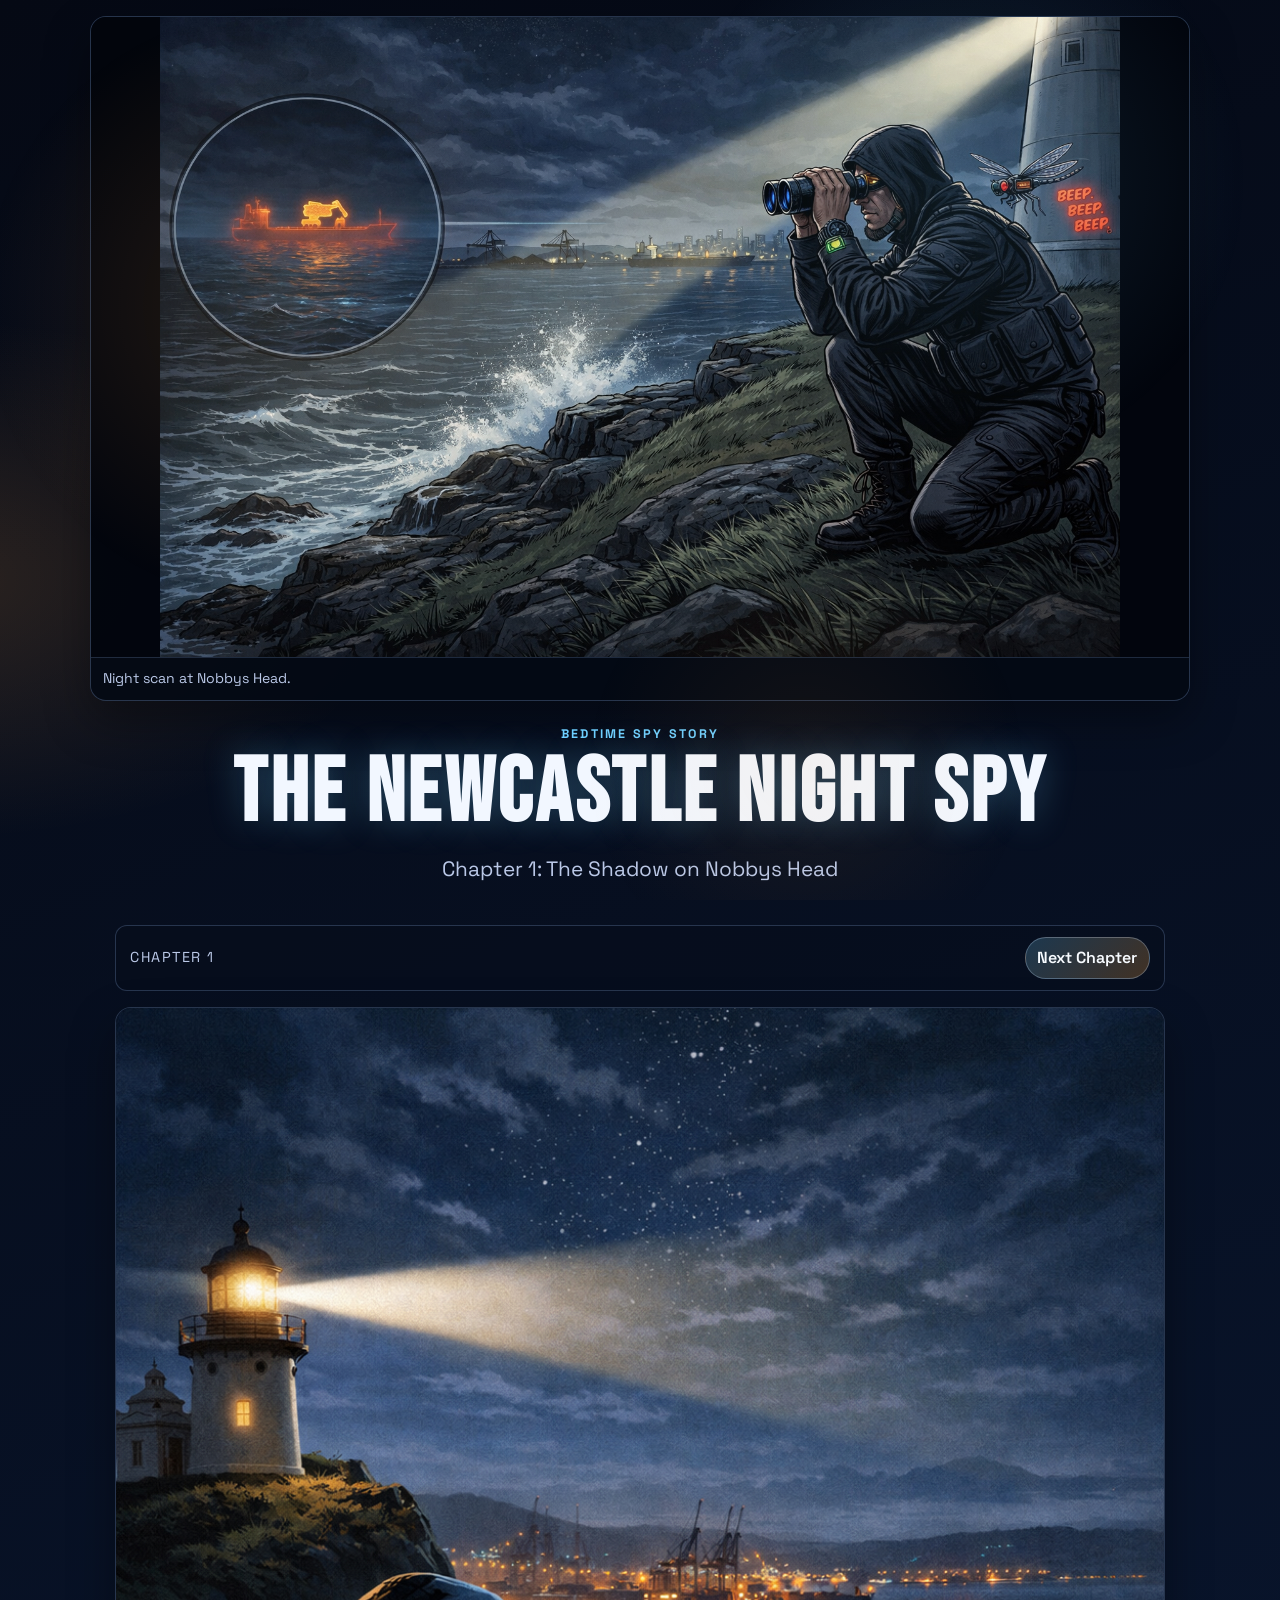
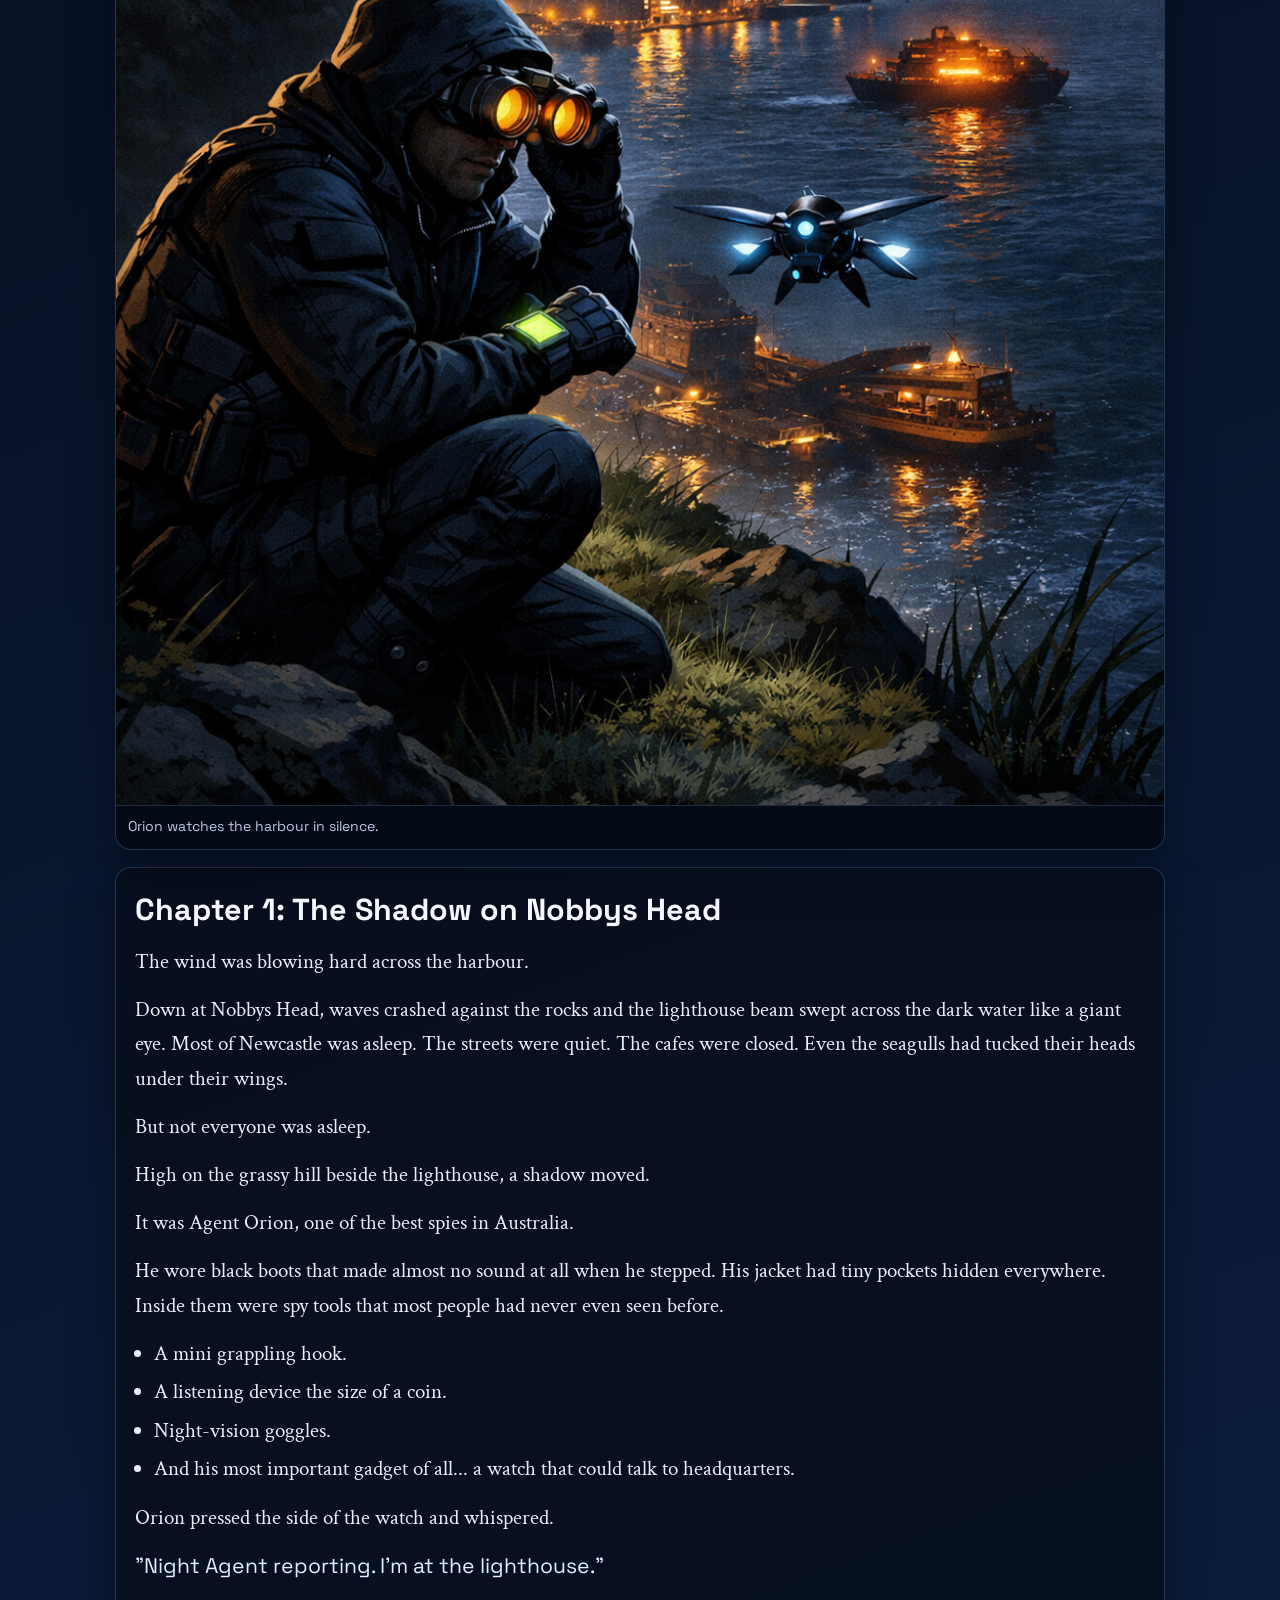
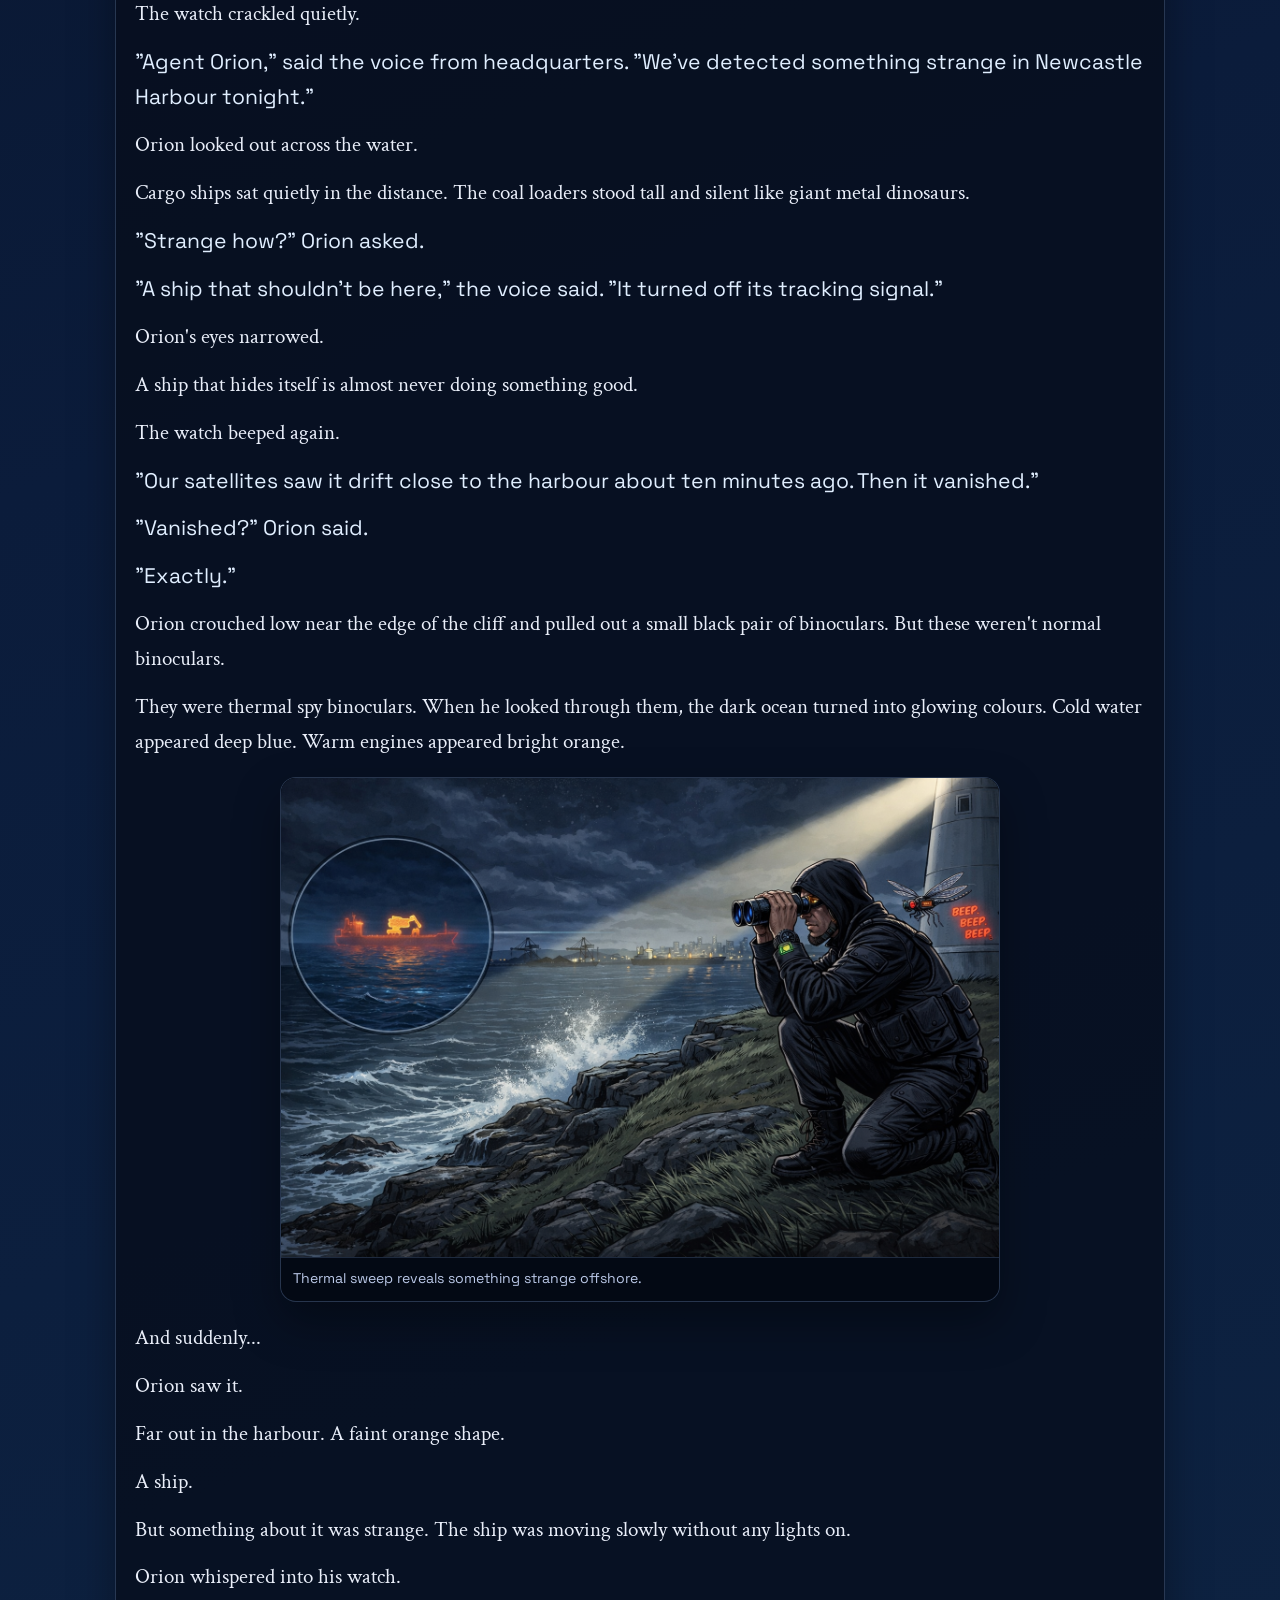
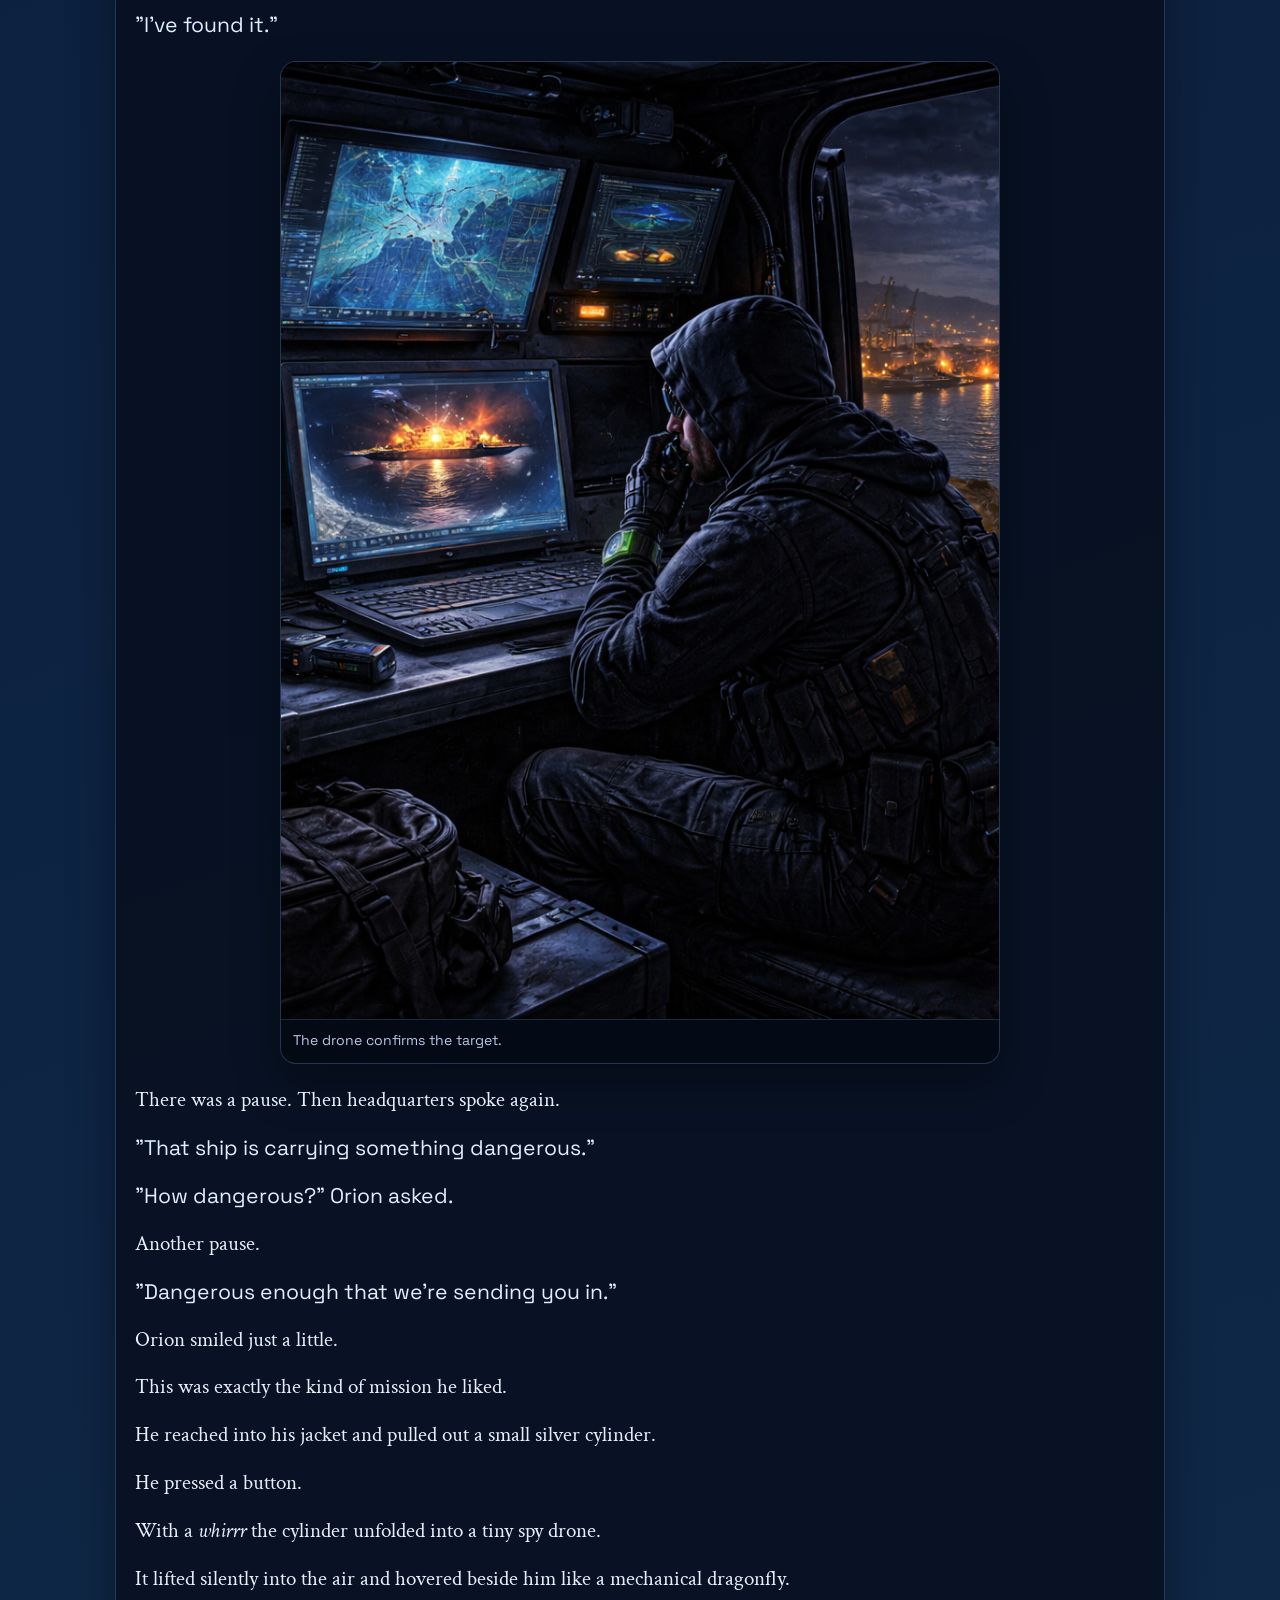
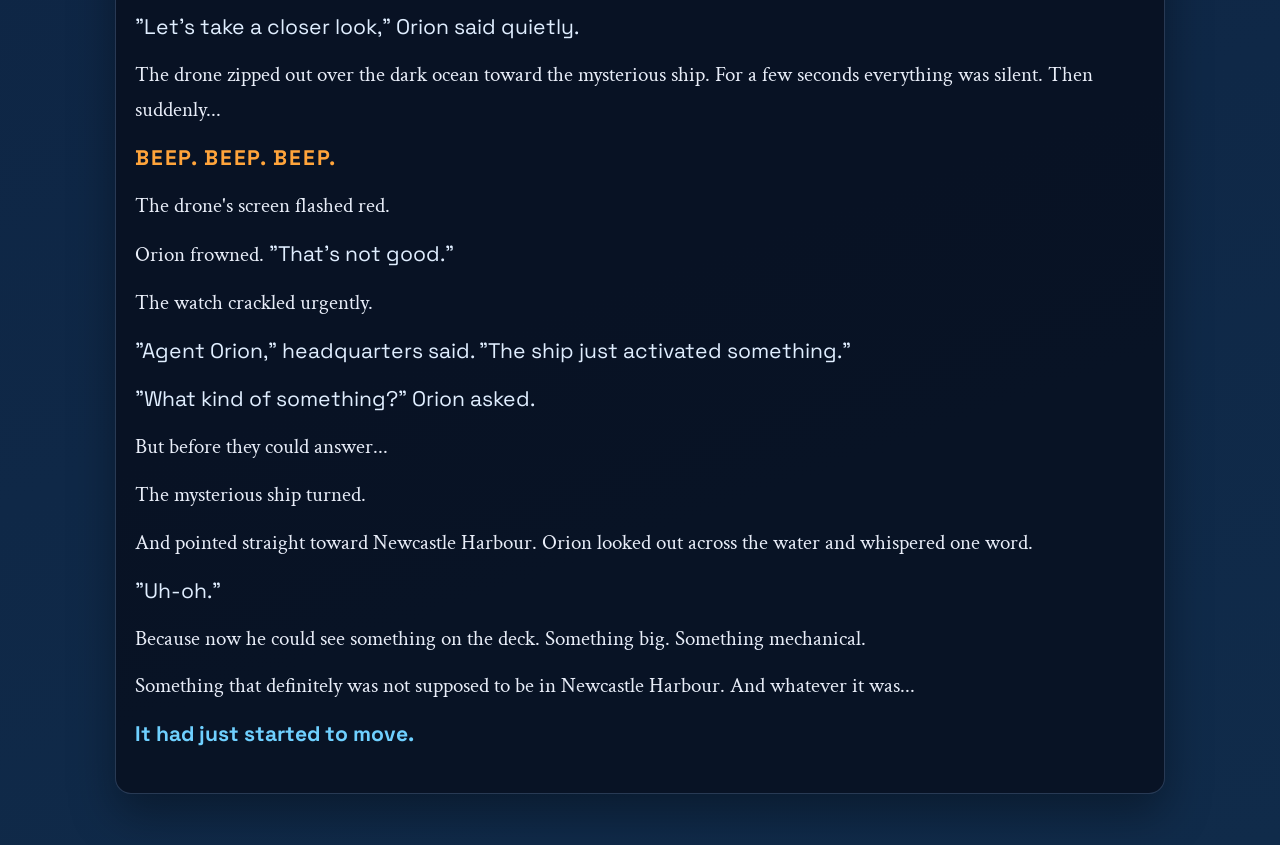
<file: index.html>
<!doctype html>
<html lang="en">
<head>
  <meta charset="UTF-8" />
  <meta name="viewport" content="width=device-width, initial-scale=1.0" />
  <title>The Newcastle Night Spy | Chapter 1</title>
  <meta name="description" content="Chapter 1 of The Newcastle Night Spy: The Shadow on Nobbys Head." />
  <link rel="preconnect" href="https://fonts.googleapis.com" />
  <link rel="preconnect" href="https://fonts.gstatic.com" crossorigin />
  <link href="https://fonts.googleapis.com/css2?family=Bebas+Neue&family=Crimson+Text:wght@400;600&family=Space+Grotesk:wght@400;600;700&display=swap" rel="stylesheet" />
  <link rel="stylesheet" href="styles.css" />
</head>
<body>
  <div class="ambient-glow" aria-hidden="true"></div>

  <section class="hero-image-shell" aria-label="Chapter 1 hero artwork">
    <figure class="story-image-frame hero-image-frame story-image-natural">
      <img src="images/chapter-1-hero.jpg" alt="Agent Orion scans Newcastle Harbour from the shoreline while a spy drone alerts him to a hidden ship." loading="eager" />
      <figcaption class="image-caption">Night scan at Nobbys Head.</figcaption>
    </figure>
  </section>

  <header class="hero">
    <p class="series-tag">Bedtime Spy Story</p>
    <h1>The Newcastle Night Spy</h1>
    <p class="subtitle">Chapter 1: The Shadow on Nobbys Head</p>
  </header>

  <main class="story-shell">
    <nav class="chapter-nav" aria-label="Chapter navigation">
      <span class="chapter-nav-label">Chapter 1</span>
      <a class="chapter-link" href="chapter-2.html">Next Chapter</a>
    </nav>

    <section class="chapter-images chapter-images-top" aria-label="Chapter 1 artwork">
      <figure class="story-image-frame">
        <img src="images/chapter-1-image-1.jpg" alt="Agent Orion watches Newcastle Harbour at night from a rooftop." loading="eager" />
        <figcaption class="image-caption">Orion watches the harbour in silence.</figcaption>
      </figure>
    </section>

    <article class="chapter-text">
      <h2>Chapter 1: The Shadow on Nobbys Head</h2>

      <p>The wind was blowing hard across the harbour.</p>

      <p>Down at Nobbys Head, waves crashed against the rocks and the lighthouse beam swept across the dark water like a giant eye. Most of Newcastle was asleep. The streets were quiet. The cafes were closed. Even the seagulls had tucked their heads under their wings.</p>

      <p>But not everyone was asleep.</p>

      <p>High on the grassy hill beside the lighthouse, a shadow moved.</p>

      <p>It was Agent Orion, one of the best spies in Australia.</p>

      <p>He wore black boots that made almost no sound at all when he stepped. His jacket had tiny pockets hidden everywhere. Inside them were spy tools that most people had never even seen before.</p>

      <ul>
        <li>A mini grappling hook.</li>
        <li>A listening device the size of a coin.</li>
        <li>Night-vision goggles.</li>
        <li>And his most important gadget of all... a watch that could talk to headquarters.</li>
      </ul>

      <p>Orion pressed the side of the watch and whispered.</p>

      <p class="dialogue">"Night Agent reporting. I'm at the lighthouse."</p>

      <p>The watch crackled quietly.</p>

      <p class="dialogue">"Agent Orion," said the voice from headquarters. "We've detected something strange in Newcastle Harbour tonight."</p>

      <p>Orion looked out across the water.</p>

      <p>Cargo ships sat quietly in the distance. The coal loaders stood tall and silent like giant metal dinosaurs.</p>

      <p class="dialogue">"Strange how?" Orion asked.</p>

      <p class="dialogue">"A ship that shouldn't be here," the voice said. "It turned off its tracking signal."</p>

      <p>Orion's eyes narrowed.</p>

      <p>A ship that hides itself is almost never doing something good.</p>

      <p>The watch beeped again.</p>

      <p class="dialogue">"Our satellites saw it drift close to the harbour about ten minutes ago. Then it vanished."</p>

      <p class="dialogue">"Vanished?" Orion said.</p>

      <p class="dialogue">"Exactly."</p>

      <p>Orion crouched low near the edge of the cliff and pulled out a small black pair of binoculars. But these weren't normal binoculars.</p>

      <p>They were thermal spy binoculars. When he looked through them, the dark ocean turned into glowing colours. Cold water appeared deep blue. Warm engines appeared bright orange.</p>

      <figure class="story-image-frame inline-story-image story-image-natural">
        <img src="images/chapter-1-hero.jpg" alt="Thermal watch over dark water as Agent Orion tracks a hidden ship." loading="lazy" />
        <figcaption class="image-caption">Thermal sweep reveals something strange offshore.</figcaption>
      </figure>

      <p>And suddenly...</p>

      <p>Orion saw it.</p>

      <p>Far out in the harbour. A faint orange shape.</p>

      <p>A ship.</p>

      <p>But something about it was strange. The ship was moving slowly without any lights on.</p>

      <p>Orion whispered into his watch.</p>

      <p class="dialogue">"I've found it."</p>

      <figure class="story-image-frame inline-story-image">
        <img src="images/chapter-1-image-2.jpg" alt="Agent Orion at Nobbys lighthouse with spy drone above Newcastle Harbour." loading="lazy" />
        <figcaption class="image-caption">The drone confirms the target.</figcaption>
      </figure>

      <p>There was a pause. Then headquarters spoke again.</p>

      <p class="dialogue">"That ship is carrying something dangerous."</p>

      <p class="dialogue">"How dangerous?" Orion asked.</p>

      <p>Another pause.</p>

      <p class="dialogue">"Dangerous enough that we're sending you in."</p>

      <p>Orion smiled just a little.</p>

      <p>This was exactly the kind of mission he liked.</p>

      <p>He reached into his jacket and pulled out a small silver cylinder.</p>

      <p>He pressed a button.</p>

      <p>With a <em>whirrr</em> the cylinder unfolded into a tiny spy drone.</p>

      <p>It lifted silently into the air and hovered beside him like a mechanical dragonfly.</p>

      <p class="dialogue">"Let's take a closer look," Orion said quietly.</p>

      <p>The drone zipped out over the dark ocean toward the mysterious ship. For a few seconds everything was silent. Then suddenly...</p>

      <p class="alarm">BEEP. BEEP. BEEP.</p>

      <p>The drone's screen flashed red.</p>

      <p>Orion frowned. <span class="dialogue-inline">"That's not good."</span></p>

      <p>The watch crackled urgently.</p>

      <p class="dialogue">"Agent Orion," headquarters said. "The ship just activated something."</p>

      <p class="dialogue">"What kind of something?" Orion asked.</p>

      <p>But before they could answer...</p>

      <p>The mysterious ship turned.</p>

      <p>And pointed straight toward Newcastle Harbour. Orion looked out across the water and whispered one word.</p>

      <p class="dialogue-inline">"Uh-oh."</p>

      <p>Because now he could see something on the deck. Something big. Something mechanical.</p>

      <p>Something that definitely was not supposed to be in Newcastle Harbour. And whatever it was...</p>

      <p class="cliffhanger">It had just started to move.</p>
    </article>
  </main>
</body>
</html>
</file>
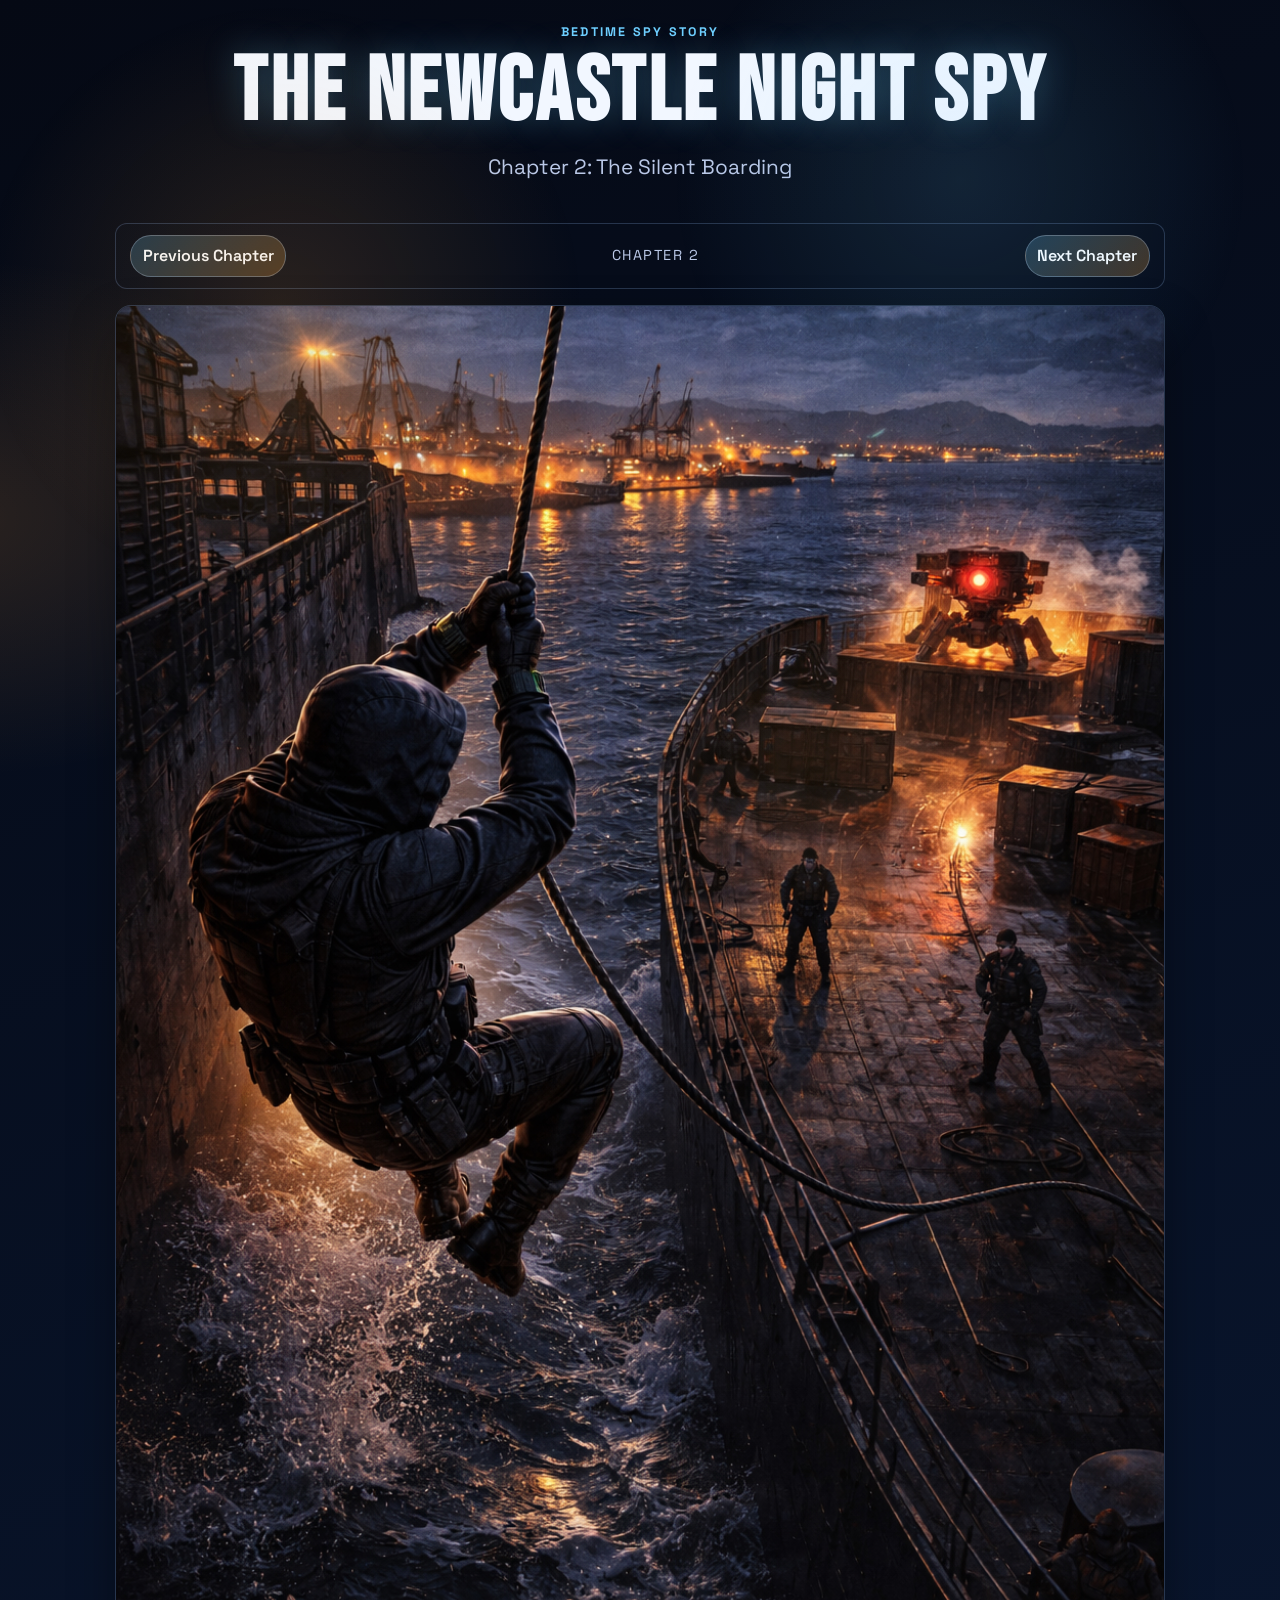
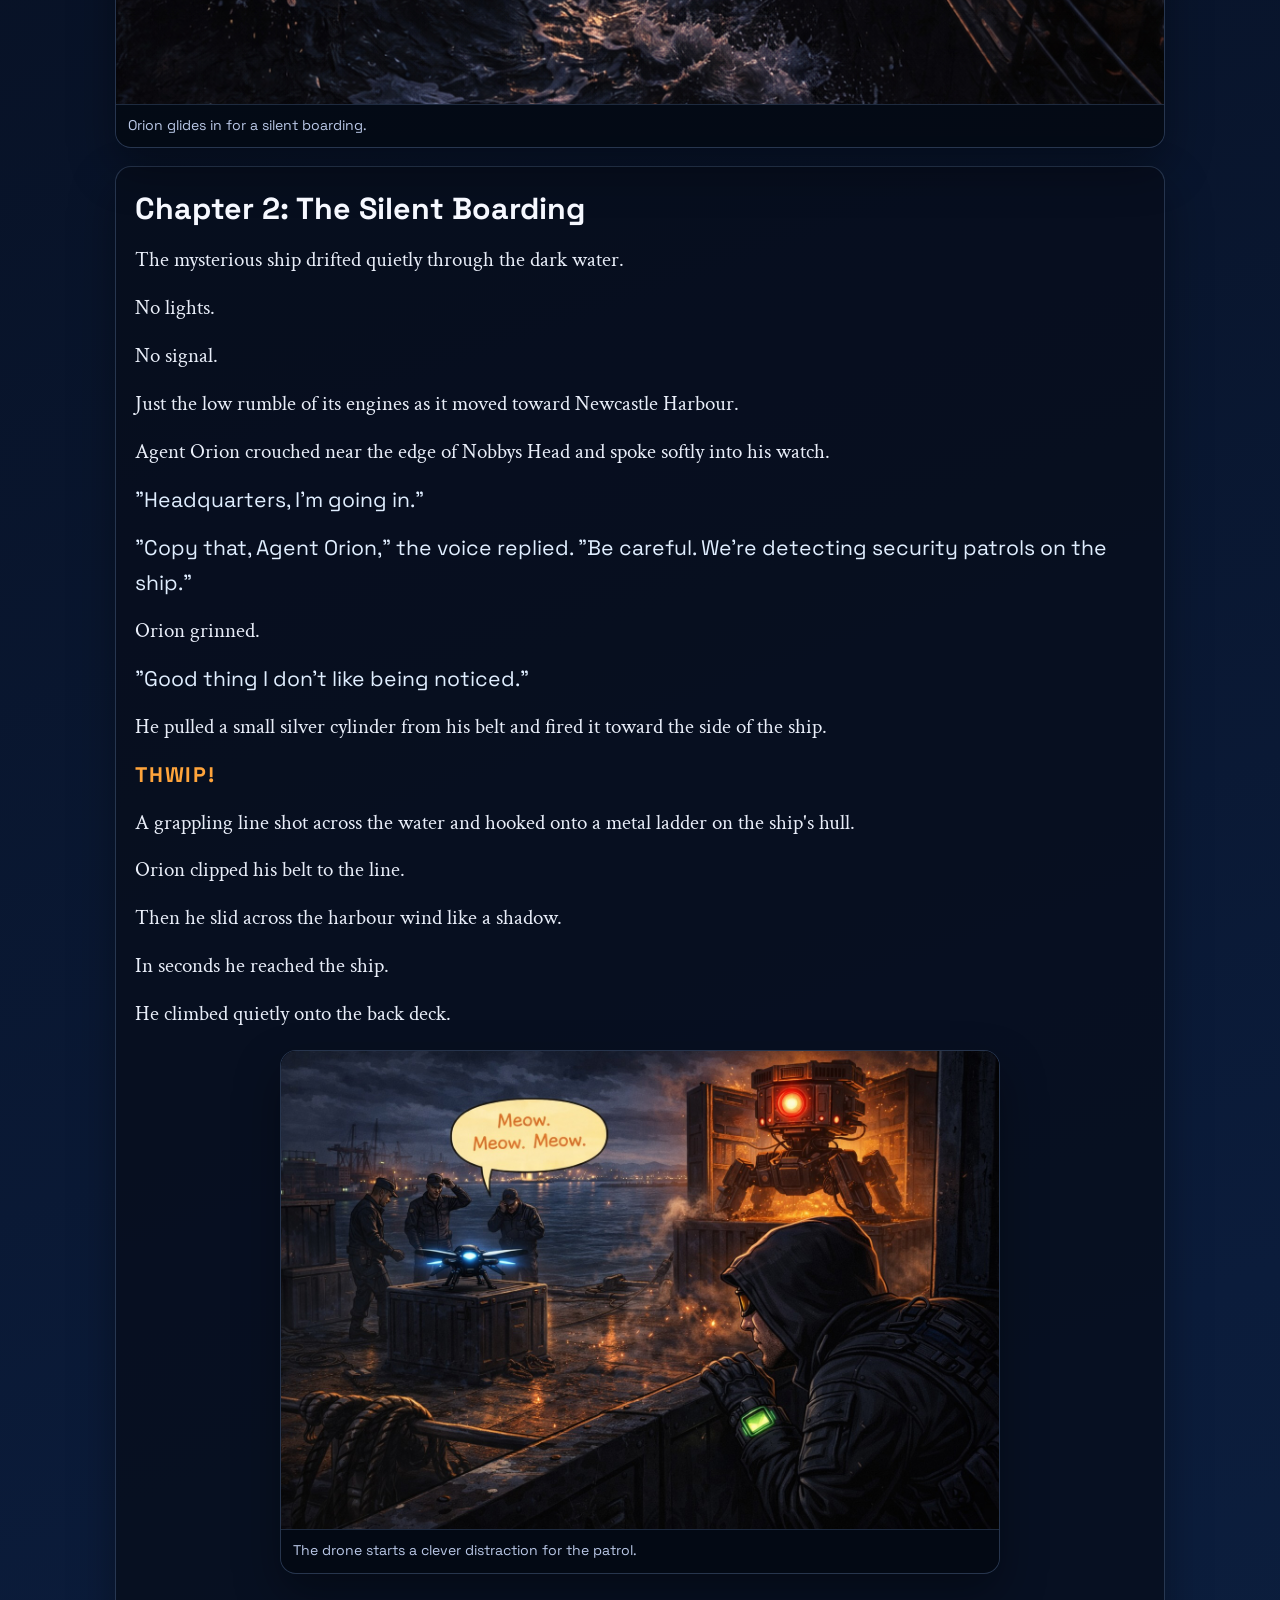
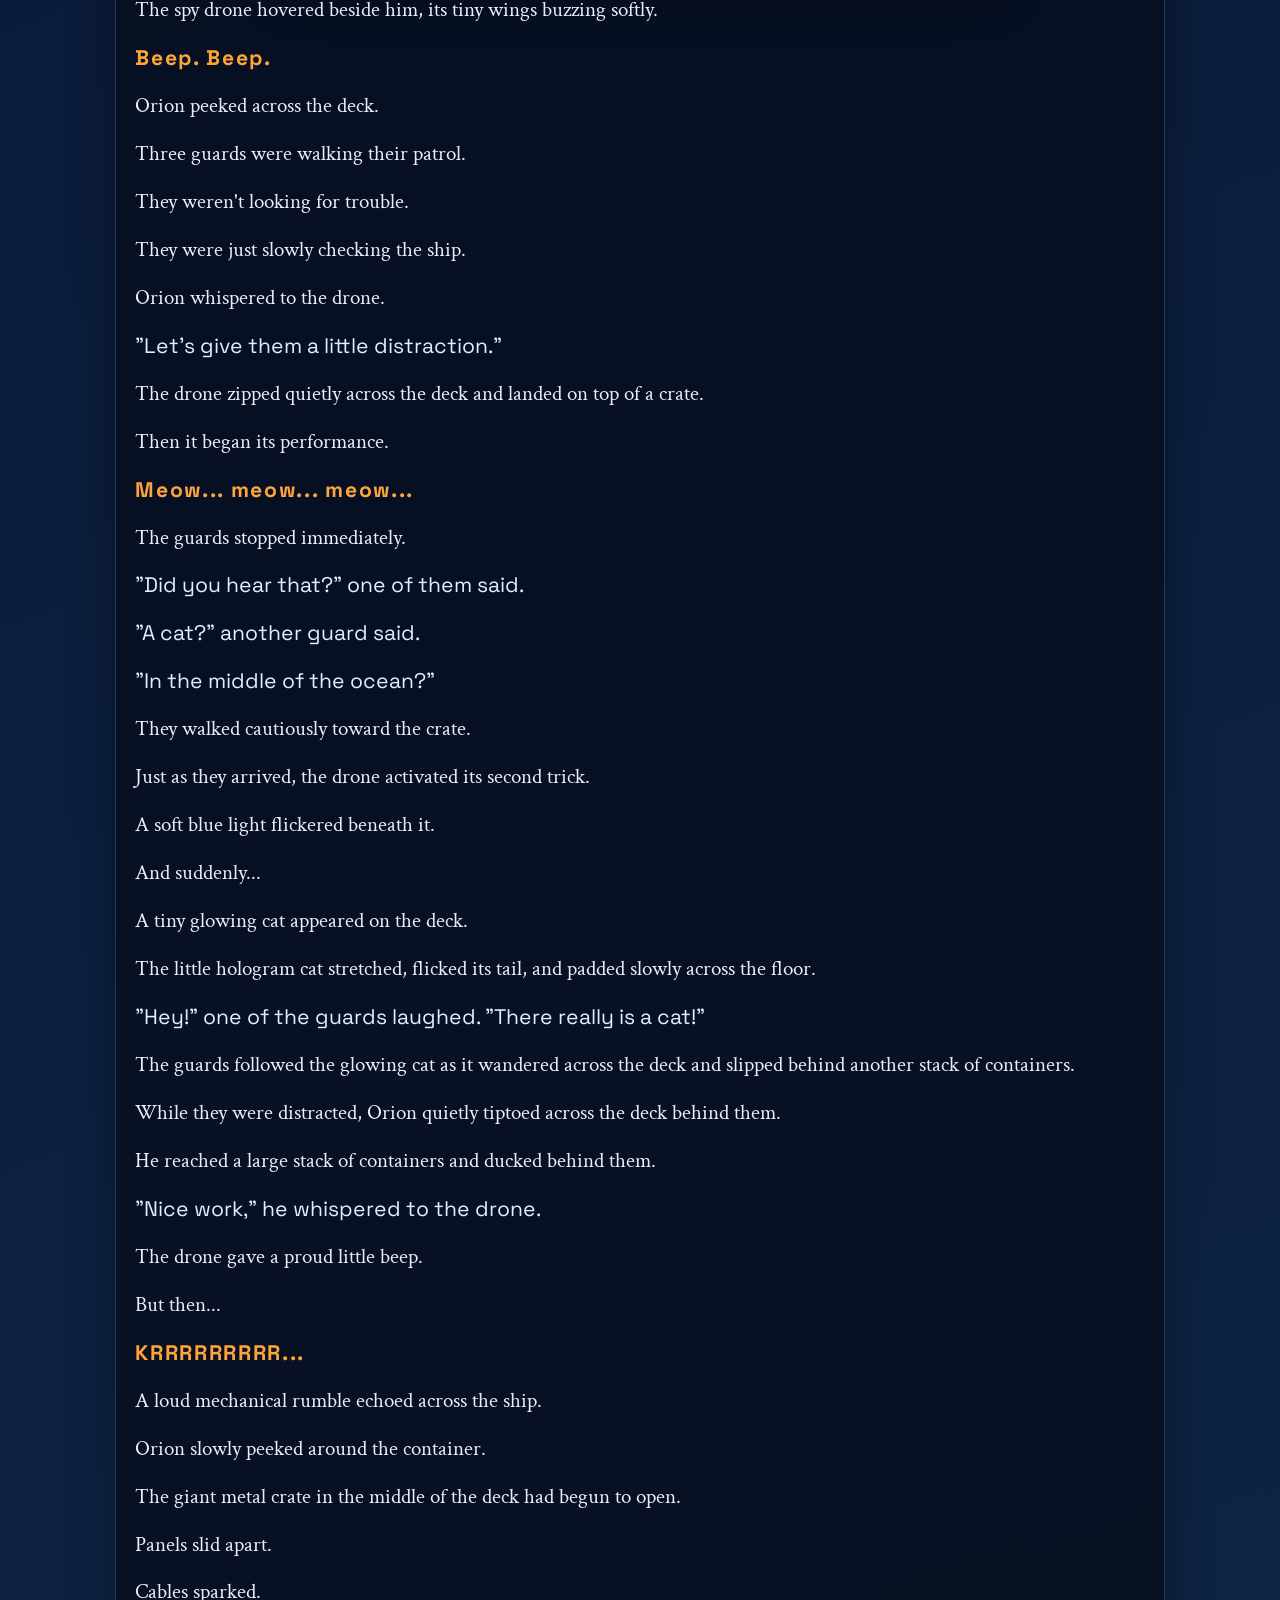
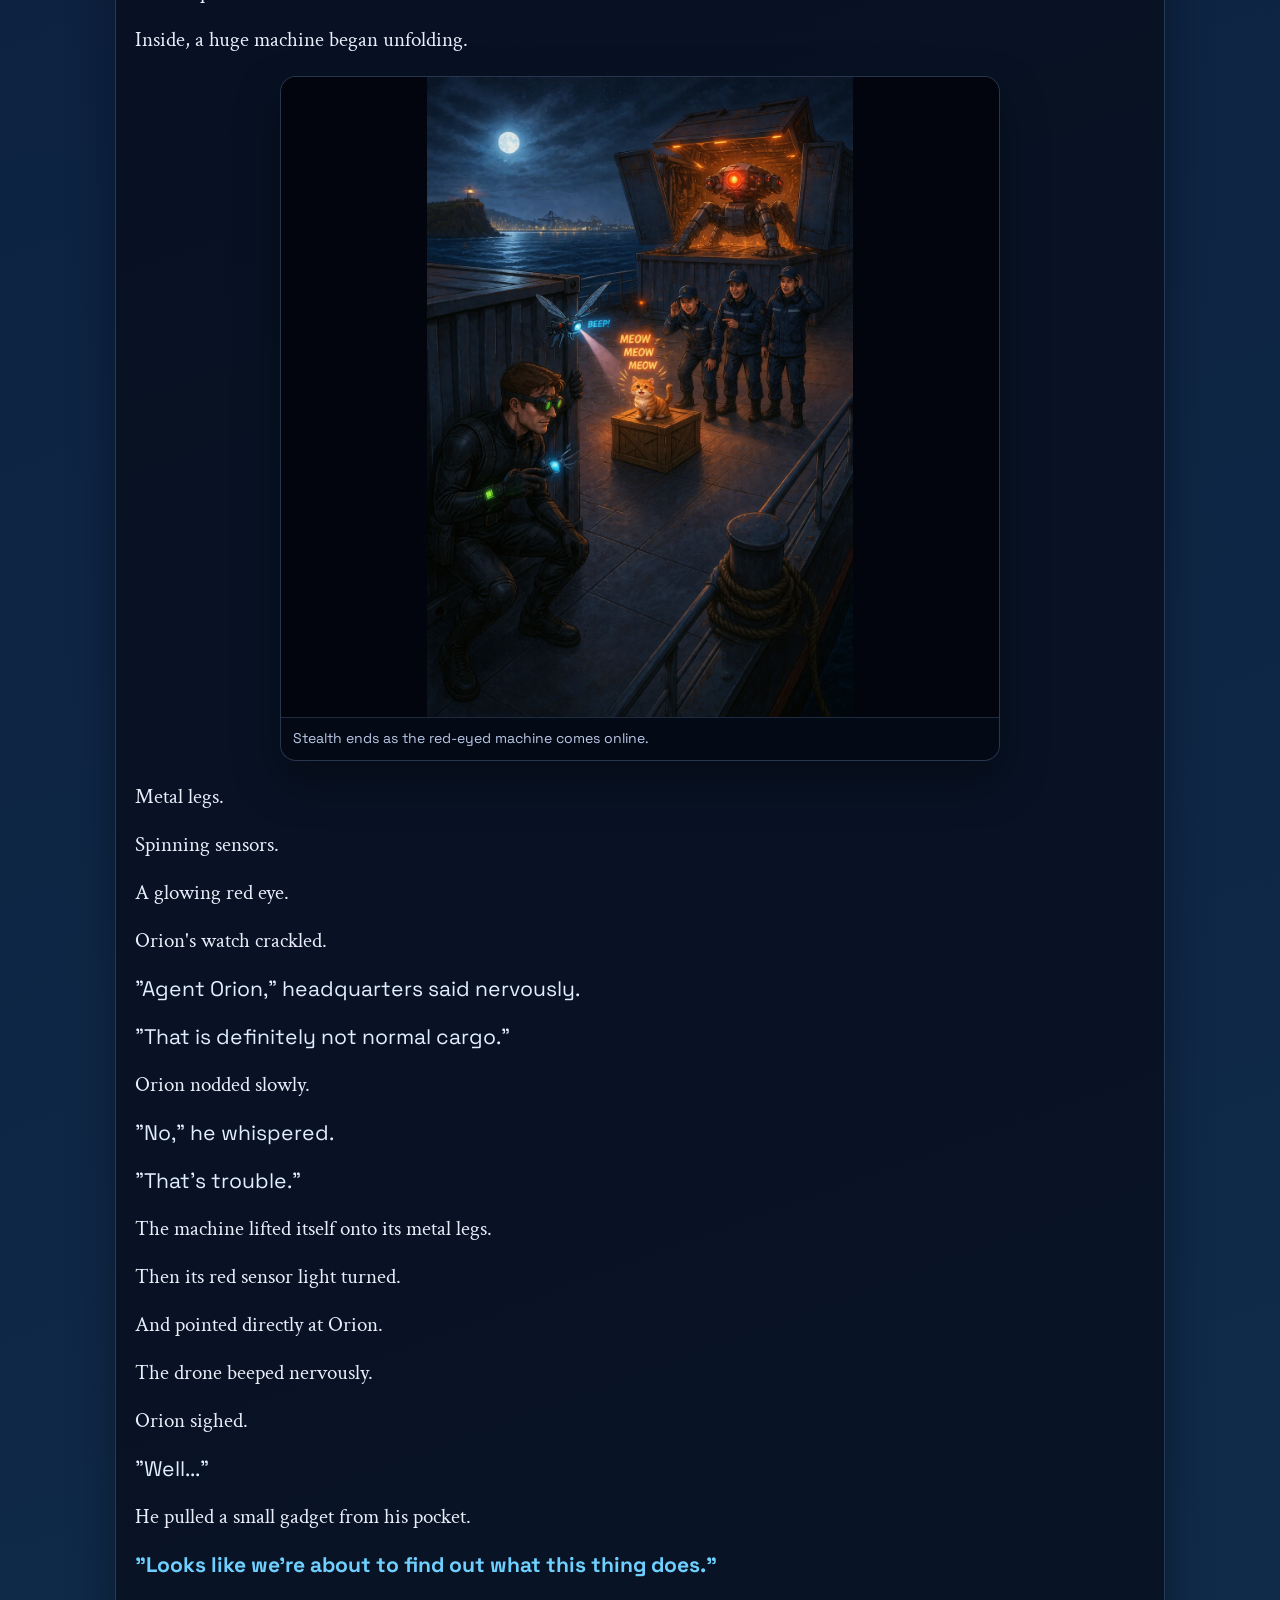
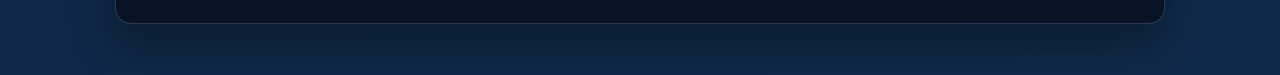
<file: chapter-2.html>
<!doctype html>
<html lang="en">
<head>
  <meta charset="UTF-8" />
  <meta name="viewport" content="width=device-width, initial-scale=1.0" />
  <title>The Newcastle Night Spy | Chapter 2</title>
  <meta name="description" content="Chapter 2 of The Newcastle Night Spy: The Silent Boarding." />
  <link rel="preconnect" href="https://fonts.googleapis.com" />
  <link rel="preconnect" href="https://fonts.gstatic.com" crossorigin />
  <link href="https://fonts.googleapis.com/css2?family=Bebas+Neue&family=Crimson+Text:wght@400;600&family=Space+Grotesk:wght@400;600;700&display=swap" rel="stylesheet" />
  <link rel="stylesheet" href="styles.css" />
</head>
<body>
  <div class="ambient-glow" aria-hidden="true"></div>

  <header class="hero">
    <p class="series-tag">Bedtime Spy Story</p>
    <h1>The Newcastle Night Spy</h1>
    <p class="subtitle">Chapter 2: The Silent Boarding</p>
  </header>

  <main class="story-shell">
    <nav class="chapter-nav" aria-label="Chapter navigation">
      <a class="chapter-link" href="index.html">Previous Chapter</a>
      <span class="chapter-nav-label">Chapter 2</span>
      <a class="chapter-link" href="chapter-3.html">Next Chapter</a>
    </nav>

    <section class="chapter-images chapter-images-top" aria-label="Chapter 2 artwork">
      <figure class="story-image-frame">
        <img src="images/chapter-2-image-1.jpg" alt="Agent Orion descends by grappling line onto the shadowed ship in Newcastle Harbour." loading="eager" />
        <figcaption class="image-caption">Orion glides in for a silent boarding.</figcaption>
      </figure>
    </section>

    <article class="chapter-text">
      <h2>Chapter 2: The Silent Boarding</h2>

      <p>The mysterious ship drifted quietly through the dark water.</p>

      <p>No lights.</p>

      <p>No signal.</p>

      <p>Just the low rumble of its engines as it moved toward Newcastle Harbour.</p>

      <p>Agent Orion crouched near the edge of Nobbys Head and spoke softly into his watch.</p>

      <p class="dialogue">"Headquarters, I'm going in."</p>

      <p class="dialogue">"Copy that, Agent Orion," the voice replied. "Be careful. We're detecting security patrols on the ship."</p>

      <p>Orion grinned.</p>

      <p class="dialogue">"Good thing I don't like being noticed."</p>

      <p>He pulled a small silver cylinder from his belt and fired it toward the side of the ship.</p>

      <p class="alarm">THWIP!</p>

      <p>A grappling line shot across the water and hooked onto a metal ladder on the ship's hull.</p>

      <p>Orion clipped his belt to the line.</p>

      <p>Then he slid across the harbour wind like a shadow.</p>

      <p>In seconds he reached the ship.</p>

      <p>He climbed quietly onto the back deck.</p>

      <figure class="story-image-frame inline-story-image story-image-natural">
        <img src="images/chapter-2-image-2.jpg" alt="Agent Orion swings toward the dark ship while harbour lights shimmer behind him." loading="lazy" />
        <figcaption class="image-caption">The drone starts a clever distraction for the patrol.</figcaption>
      </figure>

      <p>The spy drone hovered beside him, its tiny wings buzzing softly.</p>

      <p class="alarm">Beep. Beep.</p>

      <p>Orion peeked across the deck.</p>

      <p>Three guards were walking their patrol.</p>

      <p>They weren't looking for trouble.</p>

      <p>They were just slowly checking the ship.</p>

      <p>Orion whispered to the drone.</p>

      <p class="dialogue">"Let's give them a little distraction."</p>

      <p>The drone zipped quietly across the deck and landed on top of a crate.</p>

      <p>Then it began its performance.</p>

      <p class="alarm">Meow... meow... meow...</p>

      <p>The guards stopped immediately.</p>

      <p class="dialogue">"Did you hear that?" one of them said.</p>

      <p class="dialogue">"A cat?" another guard said.</p>

      <p class="dialogue">"In the middle of the ocean?"</p>

      <p>They walked cautiously toward the crate.</p>

      <p>Just as they arrived, the drone activated its second trick.</p>

      <p>A soft blue light flickered beneath it.</p>

      <p>And suddenly...</p>

      <p>A tiny glowing cat appeared on the deck.</p>

      <p>The little hologram cat stretched, flicked its tail, and padded slowly across the floor.</p>

      <p class="dialogue">"Hey!" one of the guards laughed. "There really is a cat!"</p>

      <p>The guards followed the glowing cat as it wandered across the deck and slipped behind another stack of containers.</p>

      <p>While they were distracted, Orion quietly tiptoed across the deck behind them.</p>

      <p>He reached a large stack of containers and ducked behind them.</p>

      <p class="dialogue">"Nice work," he whispered to the drone.</p>

      <p>The drone gave a proud little beep.</p>

      <p>But then...</p>

      <p class="alarm">KRRRRRRRRR...</p>

      <p>A loud mechanical rumble echoed across the ship.</p>

      <p>Orion slowly peeked around the container.</p>

      <p>The giant metal crate in the middle of the deck had begun to open.</p>

      <p>Panels slid apart.</p>

      <p>Cables sparked.</p>

      <p>Inside, a huge machine began unfolding.</p>

      <figure class="story-image-frame inline-story-image story-image-natural">
        <img src="images/chapter-2-image-3.jpg" alt="A red-eyed machine unfolds on deck as Agent Orion watches from cover." loading="lazy" />
        <figcaption class="image-caption">Stealth ends as the red-eyed machine comes online.</figcaption>
      </figure>

      <p>Metal legs.</p>

      <p>Spinning sensors.</p>

      <p>A glowing red eye.</p>

      <p>Orion's watch crackled.</p>

      <p class="dialogue">"Agent Orion," headquarters said nervously.</p>
      <p class="dialogue">"That is definitely not normal cargo."</p>

      <p>Orion nodded slowly.</p>

      <p class="dialogue">"No," he whispered.</p>

      <p class="dialogue-inline">"That's trouble."</p>

      <p>The machine lifted itself onto its metal legs.</p>

      <p>Then its red sensor light turned.</p>

      <p>And pointed directly at Orion.</p>

      <p>The drone beeped nervously.</p>

      <p>Orion sighed.</p>

      <p class="dialogue-inline">"Well..."</p>

      <p>He pulled a small gadget from his pocket.</p>

      <p class="cliffhanger">"Looks like we're about to find out what this thing does."</p>
    </article>
  </main>
</body>
</html>
</file>
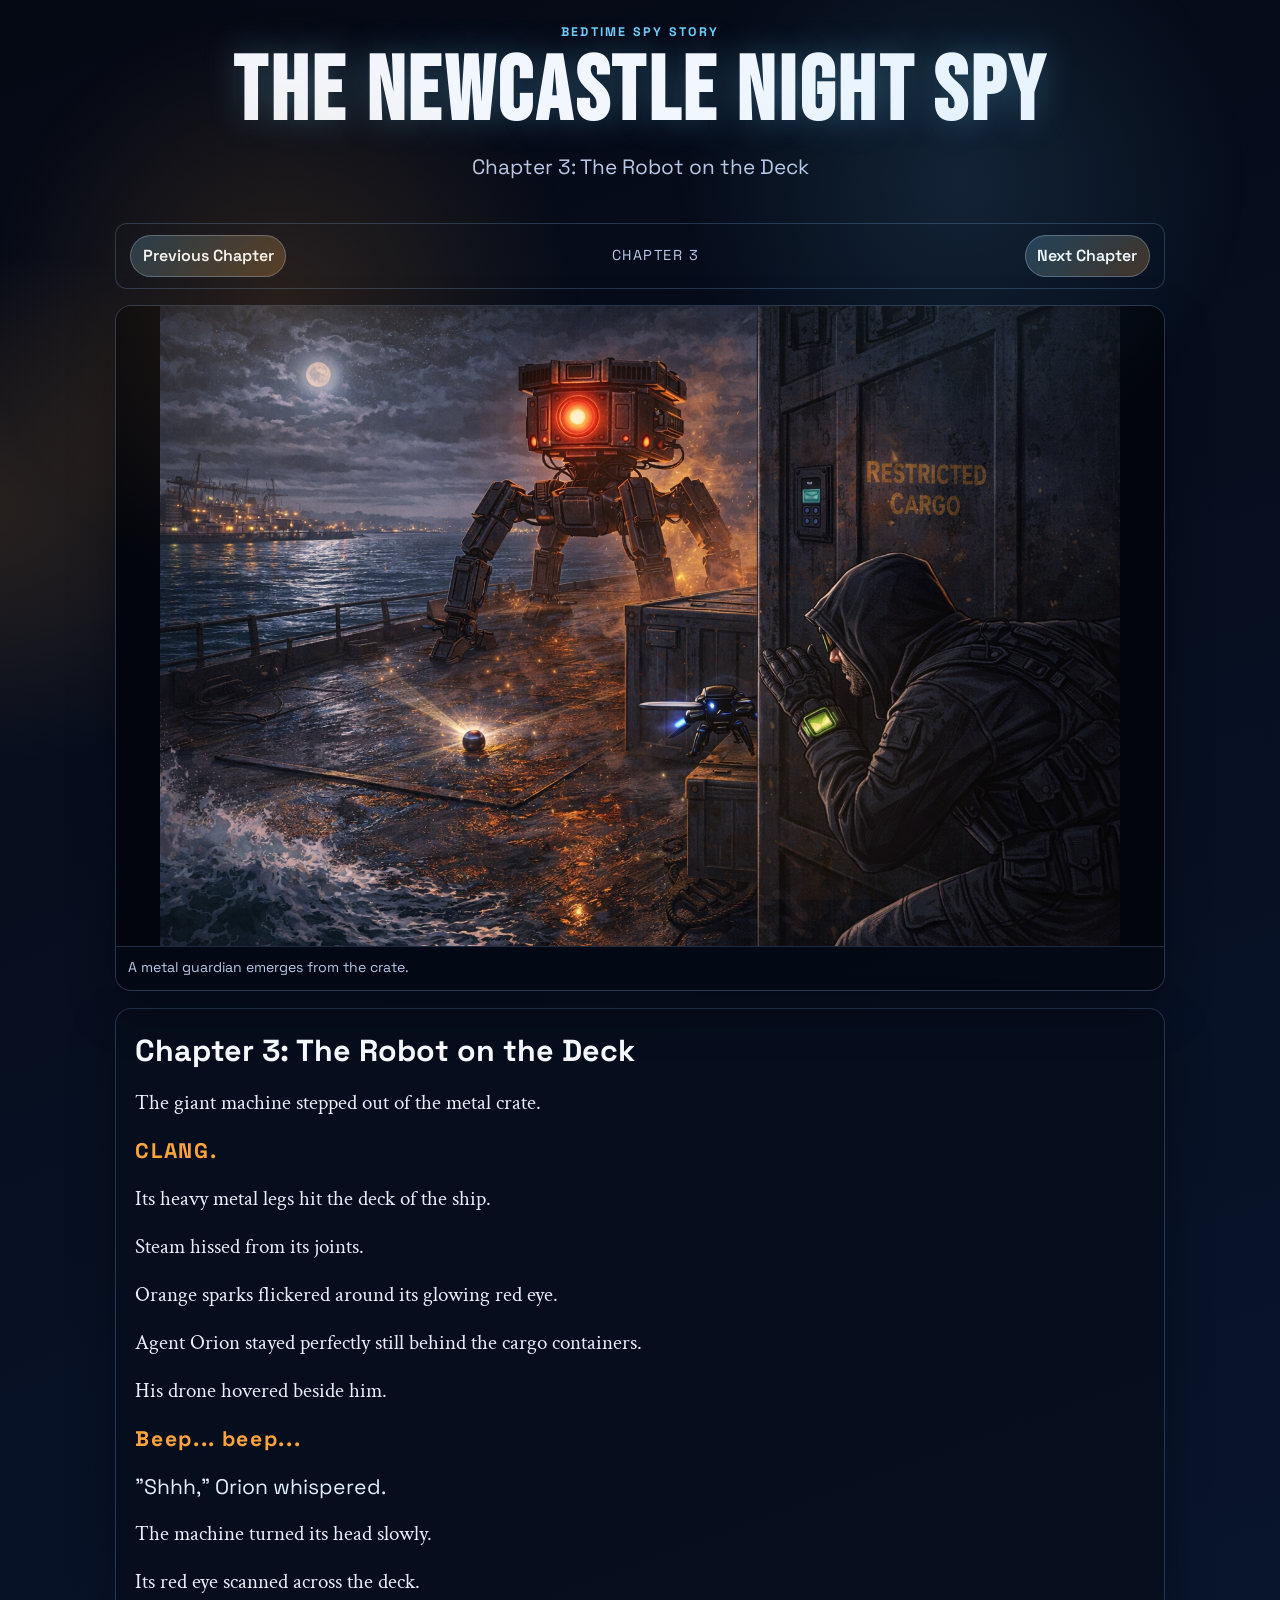
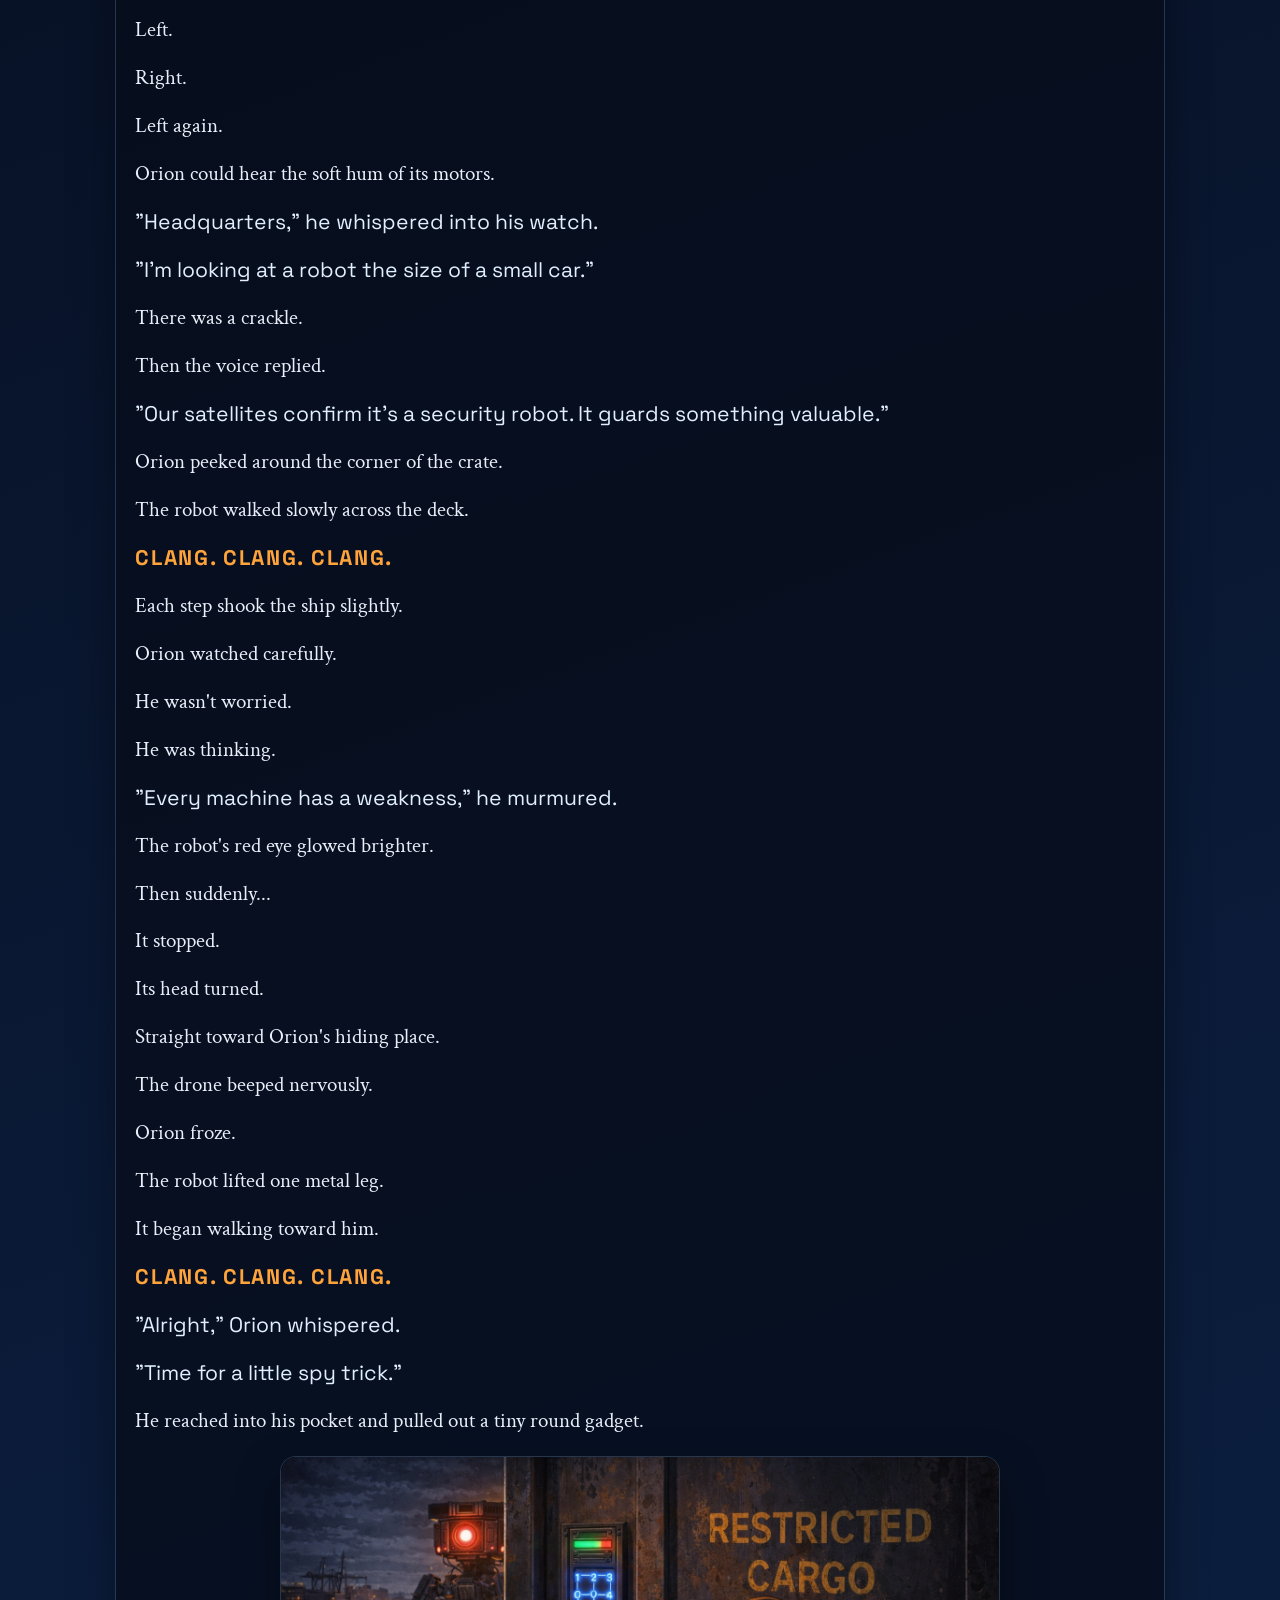
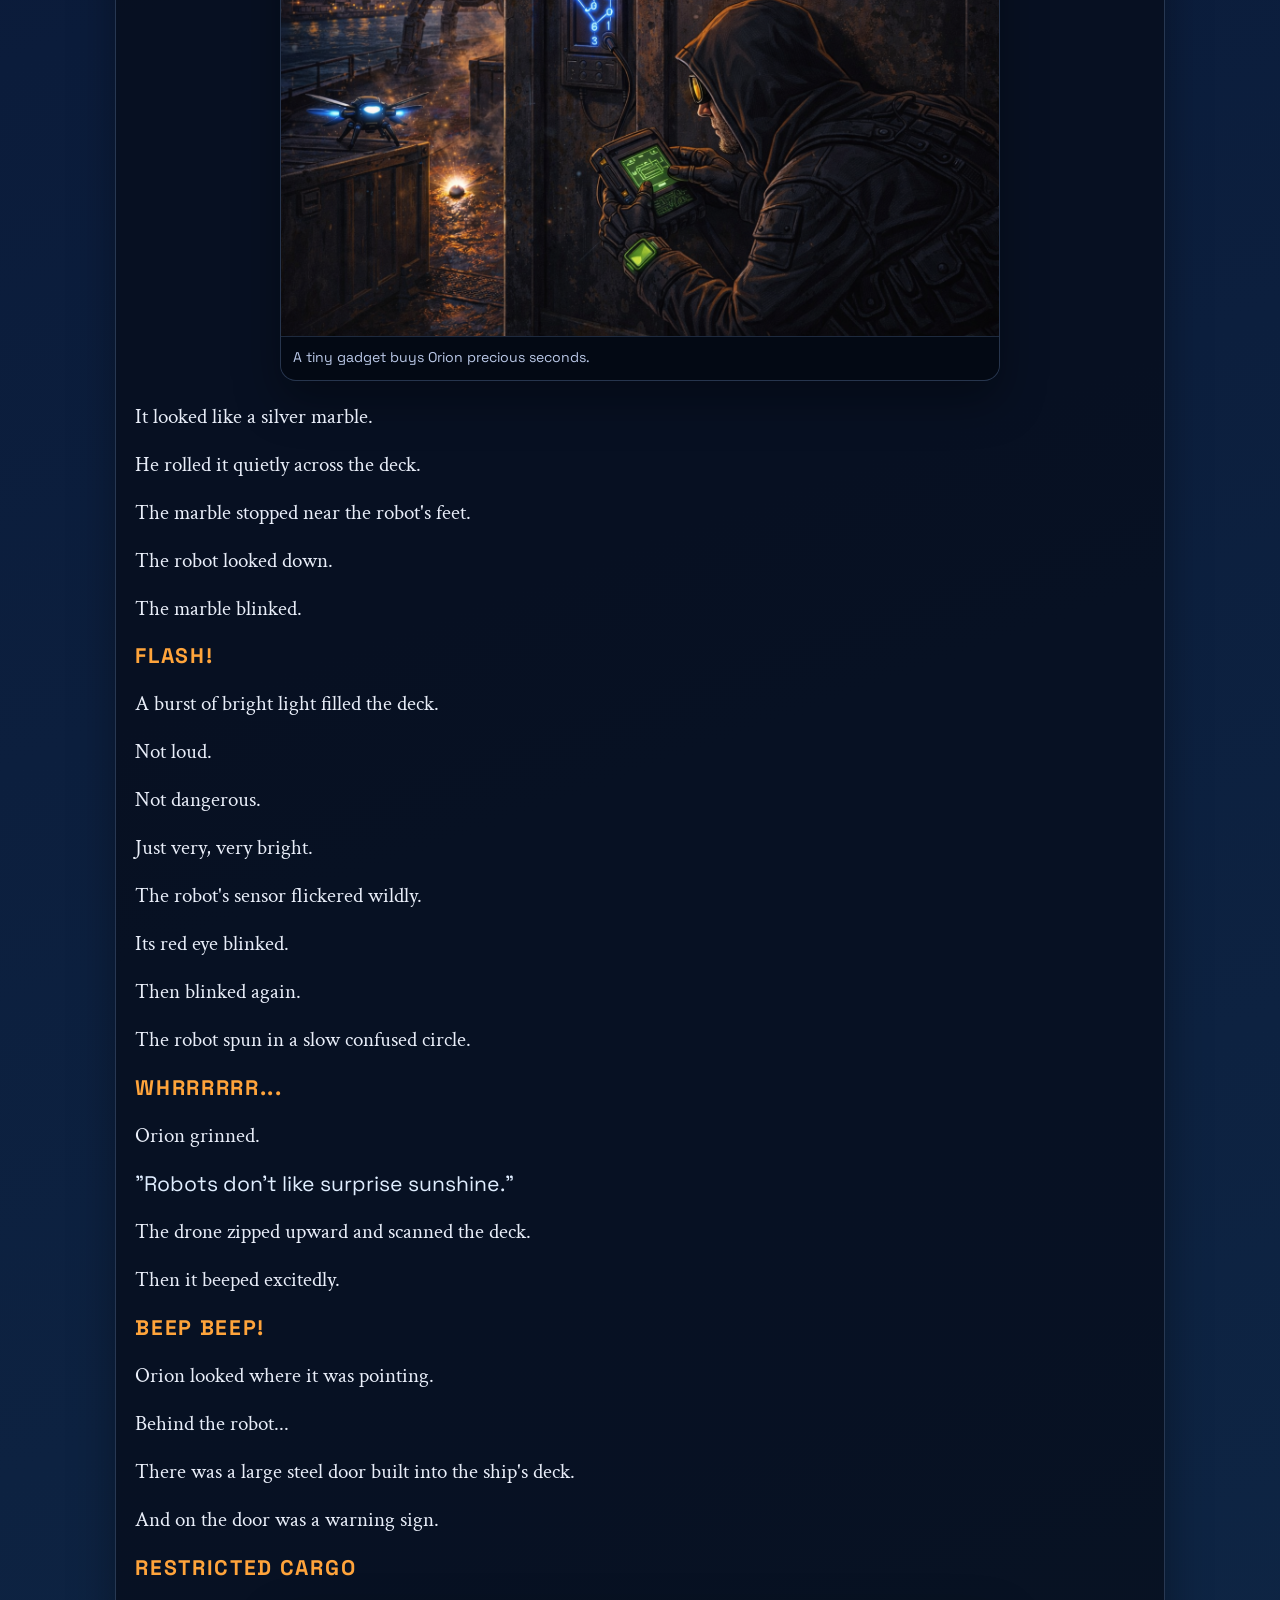
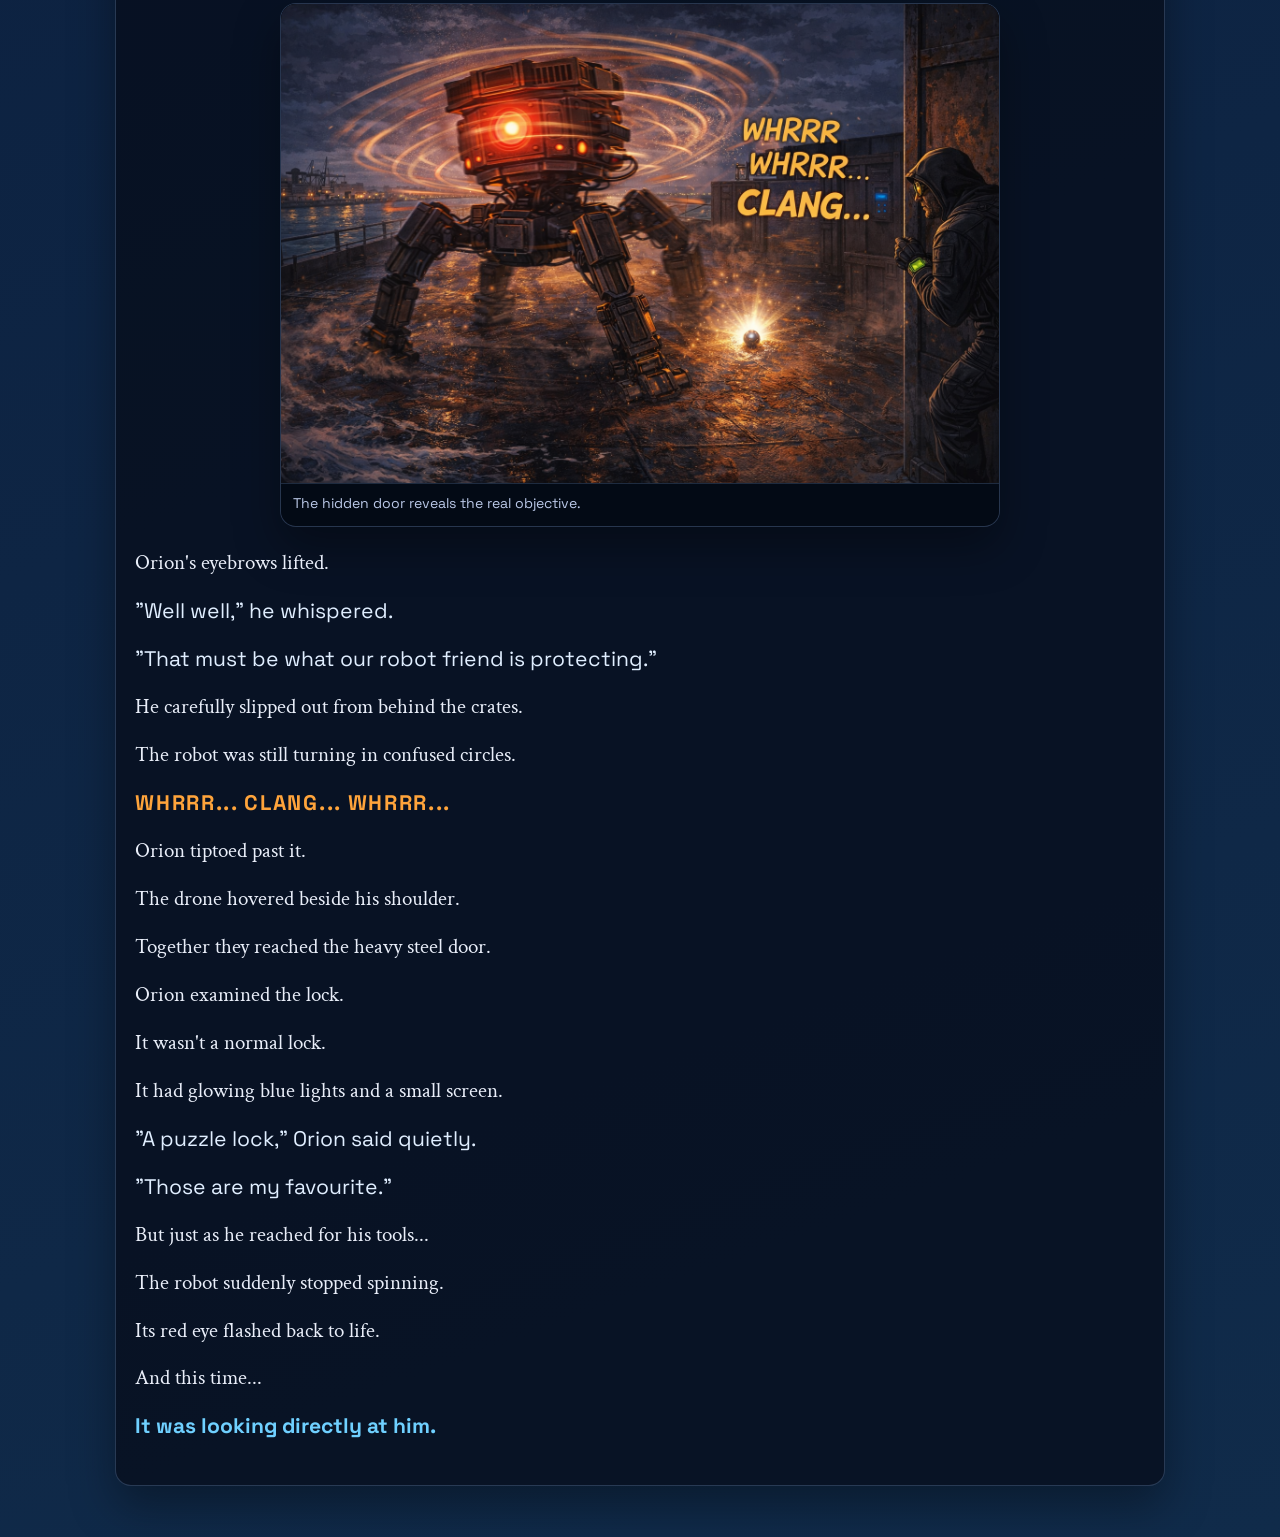
<file: chapter-3.html>
<!doctype html>
<html lang="en">
<head>
  <meta charset="UTF-8" />
  <meta name="viewport" content="width=device-width, initial-scale=1.0" />
  <title>The Newcastle Night Spy | Chapter 3</title>
  <meta name="description" content="Chapter 3 of The Newcastle Night Spy: The Robot on the Deck." />
  <link rel="preconnect" href="https://fonts.googleapis.com" />
  <link rel="preconnect" href="https://fonts.gstatic.com" crossorigin />
  <link href="https://fonts.googleapis.com/css2?family=Bebas+Neue&family=Crimson+Text:wght@400;600&family=Space+Grotesk:wght@400;600;700&display=swap" rel="stylesheet" />
  <link rel="stylesheet" href="styles.css" />
</head>
<body>
  <div class="ambient-glow" aria-hidden="true"></div>

  <header class="hero">
    <p class="series-tag">Bedtime Spy Story</p>
    <h1>The Newcastle Night Spy</h1>
    <p class="subtitle">Chapter 3: The Robot on the Deck</p>
  </header>

  <main class="story-shell">
    <nav class="chapter-nav" aria-label="Chapter navigation">
      <a class="chapter-link" href="chapter-2.html">Previous Chapter</a>
      <span class="chapter-nav-label">Chapter 3</span>
      <a class="chapter-link" href="chapter-4.html">Next Chapter</a>
    </nav>

    <section class="chapter-images chapter-images-top" aria-label="Chapter 3 artwork">
      <figure class="story-image-frame story-image-natural">
        <img src="images/chapter-3-image-1.jpg" alt="A towering robot steps onto the ship deck as Agent Orion hides behind cargo containers." loading="eager" />
        <figcaption class="image-caption">A metal guardian emerges from the crate.</figcaption>
      </figure>
    </section>

    <article class="chapter-text">
      <h2>Chapter 3: The Robot on the Deck</h2>

      <p>The giant machine stepped out of the metal crate.</p>

      <p class="alarm">CLANG.</p>

      <p>Its heavy metal legs hit the deck of the ship.</p>

      <p>Steam hissed from its joints.</p>

      <p>Orange sparks flickered around its glowing red eye.</p>

      <p>Agent Orion stayed perfectly still behind the cargo containers.</p>

      <p>His drone hovered beside him.</p>

      <p class="alarm">Beep... beep...</p>

      <p class="dialogue">"Shhh," Orion whispered.</p>

      <p>The machine turned its head slowly.</p>

      <p>Its red eye scanned across the deck.</p>

      <p>Left.</p>

      <p>Right.</p>

      <p>Left again.</p>

      <p>Orion could hear the soft hum of its motors.</p>

      <p class="dialogue">"Headquarters," he whispered into his watch.</p>
      <p class="dialogue">"I'm looking at a robot the size of a small car."</p>

      <p>There was a crackle.</p>

      <p>Then the voice replied.</p>

      <p class="dialogue">"Our satellites confirm it's a security robot. It guards something valuable."</p>

      <p>Orion peeked around the corner of the crate.</p>

      <p>The robot walked slowly across the deck.</p>

      <p class="alarm">CLANG. CLANG. CLANG.</p>

      <p>Each step shook the ship slightly.</p>

      <p>Orion watched carefully.</p>

      <p>He wasn't worried.</p>

      <p>He was thinking.</p>

      <p class="dialogue">"Every machine has a weakness," he murmured.</p>

      <p>The robot's red eye glowed brighter.</p>

      <p>Then suddenly...</p>

      <p>It stopped.</p>

      <p>Its head turned.</p>

      <p>Straight toward Orion's hiding place.</p>

      <p>The drone beeped nervously.</p>

      <p>Orion froze.</p>

      <p>The robot lifted one metal leg.</p>

      <p>It began walking toward him.</p>

      <p class="alarm">CLANG. CLANG. CLANG.</p>

      <p class="dialogue">"Alright," Orion whispered.</p>

      <p class="dialogue-inline">"Time for a little spy trick."</p>

      <p>He reached into his pocket and pulled out a tiny round gadget.</p>

      <figure class="story-image-frame inline-story-image story-image-natural">
        <img src="images/chapter-3-image-2.jpg" alt="Agent Orion deploys a flash gadget while the robot closes in across the deck." loading="lazy" />
        <figcaption class="image-caption">A tiny gadget buys Orion precious seconds.</figcaption>
      </figure>

      <p>It looked like a silver marble.</p>

      <p>He rolled it quietly across the deck.</p>

      <p>The marble stopped near the robot's feet.</p>

      <p>The robot looked down.</p>

      <p>The marble blinked.</p>

      <p class="alarm">FLASH!</p>

      <p>A burst of bright light filled the deck.</p>

      <p>Not loud.</p>

      <p>Not dangerous.</p>

      <p>Just very, very bright.</p>

      <p>The robot's sensor flickered wildly.</p>

      <p>Its red eye blinked.</p>

      <p>Then blinked again.</p>

      <p>The robot spun in a slow confused circle.</p>

      <p class="alarm">WHRRRRRR...</p>

      <p>Orion grinned.</p>

      <p class="dialogue">"Robots don't like surprise sunshine."</p>

      <p>The drone zipped upward and scanned the deck.</p>

      <p>Then it beeped excitedly.</p>

      <p class="alarm">BEEP BEEP!</p>

      <p>Orion looked where it was pointing.</p>

      <p>Behind the robot...</p>

      <p>There was a large steel door built into the ship's deck.</p>

      <p>And on the door was a warning sign.</p>

      <p class="alarm">RESTRICTED CARGO</p>

      <figure class="story-image-frame inline-story-image story-image-natural">
        <img src="images/chapter-3-image-3.jpg" alt="Orion and his drone approach a restricted cargo door as the robot recovers behind them." loading="lazy" />
        <figcaption class="image-caption">The hidden door reveals the real objective.</figcaption>
      </figure>

      <p>Orion's eyebrows lifted.</p>

      <p class="dialogue">"Well well," he whispered.</p>

      <p class="dialogue-inline">"That must be what our robot friend is protecting."</p>

      <p>He carefully slipped out from behind the crates.</p>

      <p>The robot was still turning in confused circles.</p>

      <p class="alarm">WHRRR... CLANG... WHRRR...</p>

      <p>Orion tiptoed past it.</p>

      <p>The drone hovered beside his shoulder.</p>

      <p>Together they reached the heavy steel door.</p>

      <p>Orion examined the lock.</p>

      <p>It wasn't a normal lock.</p>

      <p>It had glowing blue lights and a small screen.</p>

      <p class="dialogue">"A puzzle lock," Orion said quietly.</p>

      <p class="dialogue-inline">"Those are my favourite."</p>

      <p>But just as he reached for his tools...</p>

      <p>The robot suddenly stopped spinning.</p>

      <p>Its red eye flashed back to life.</p>

      <p>And this time...</p>

      <p class="cliffhanger">It was looking directly at him.</p>
    </article>
  </main>
</body>
</html>
</file>
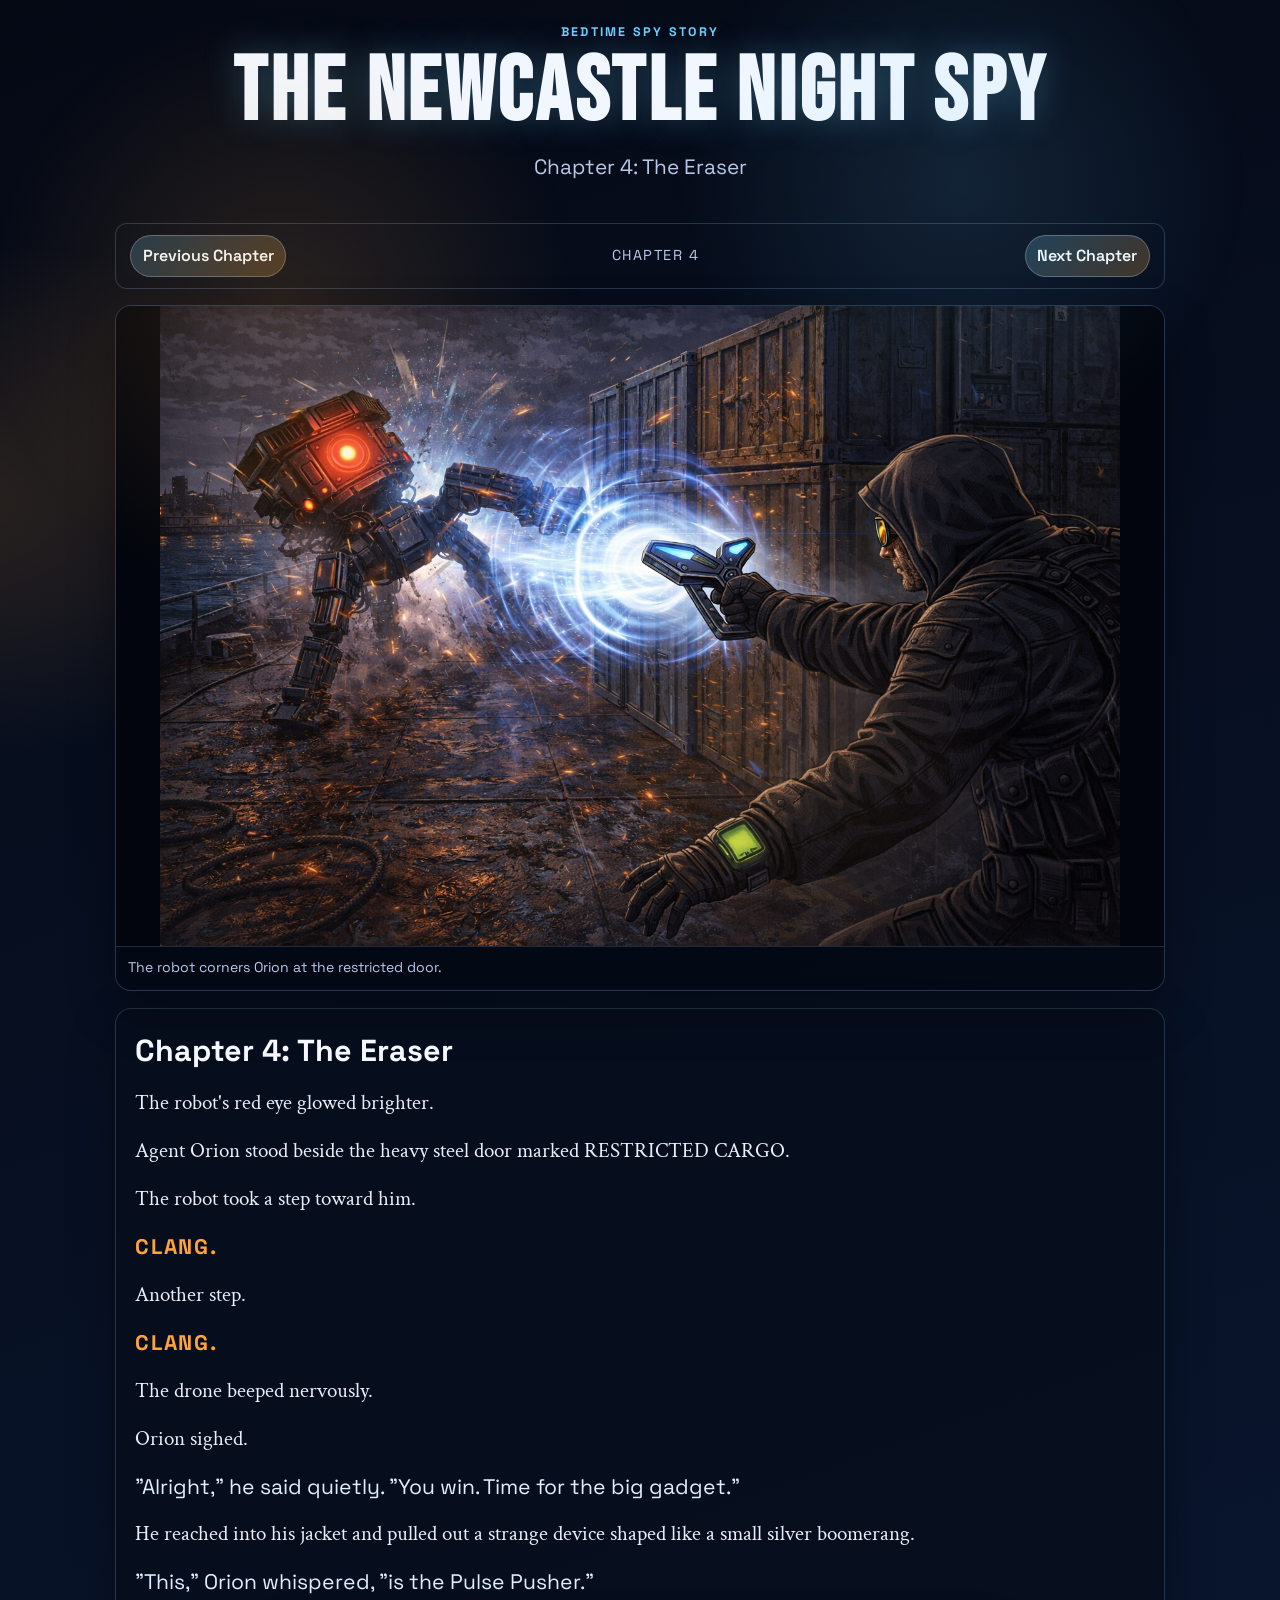
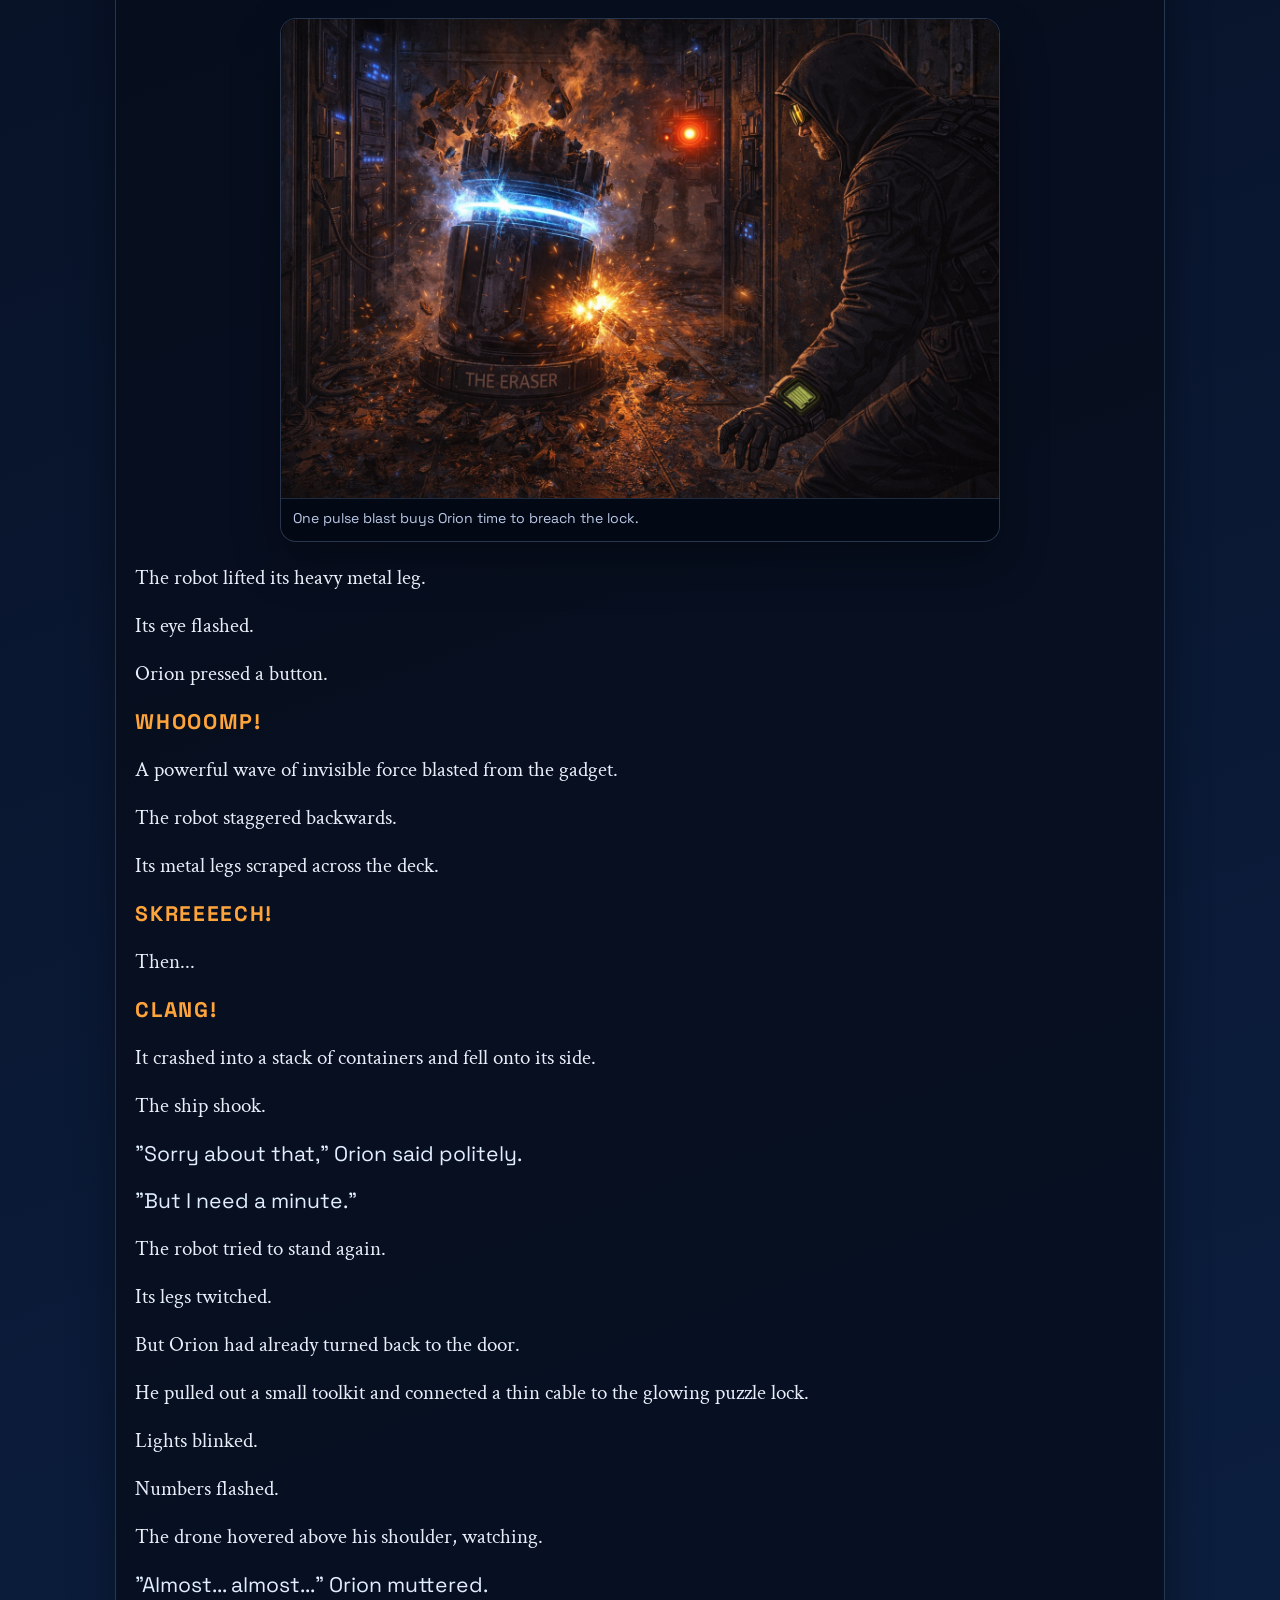
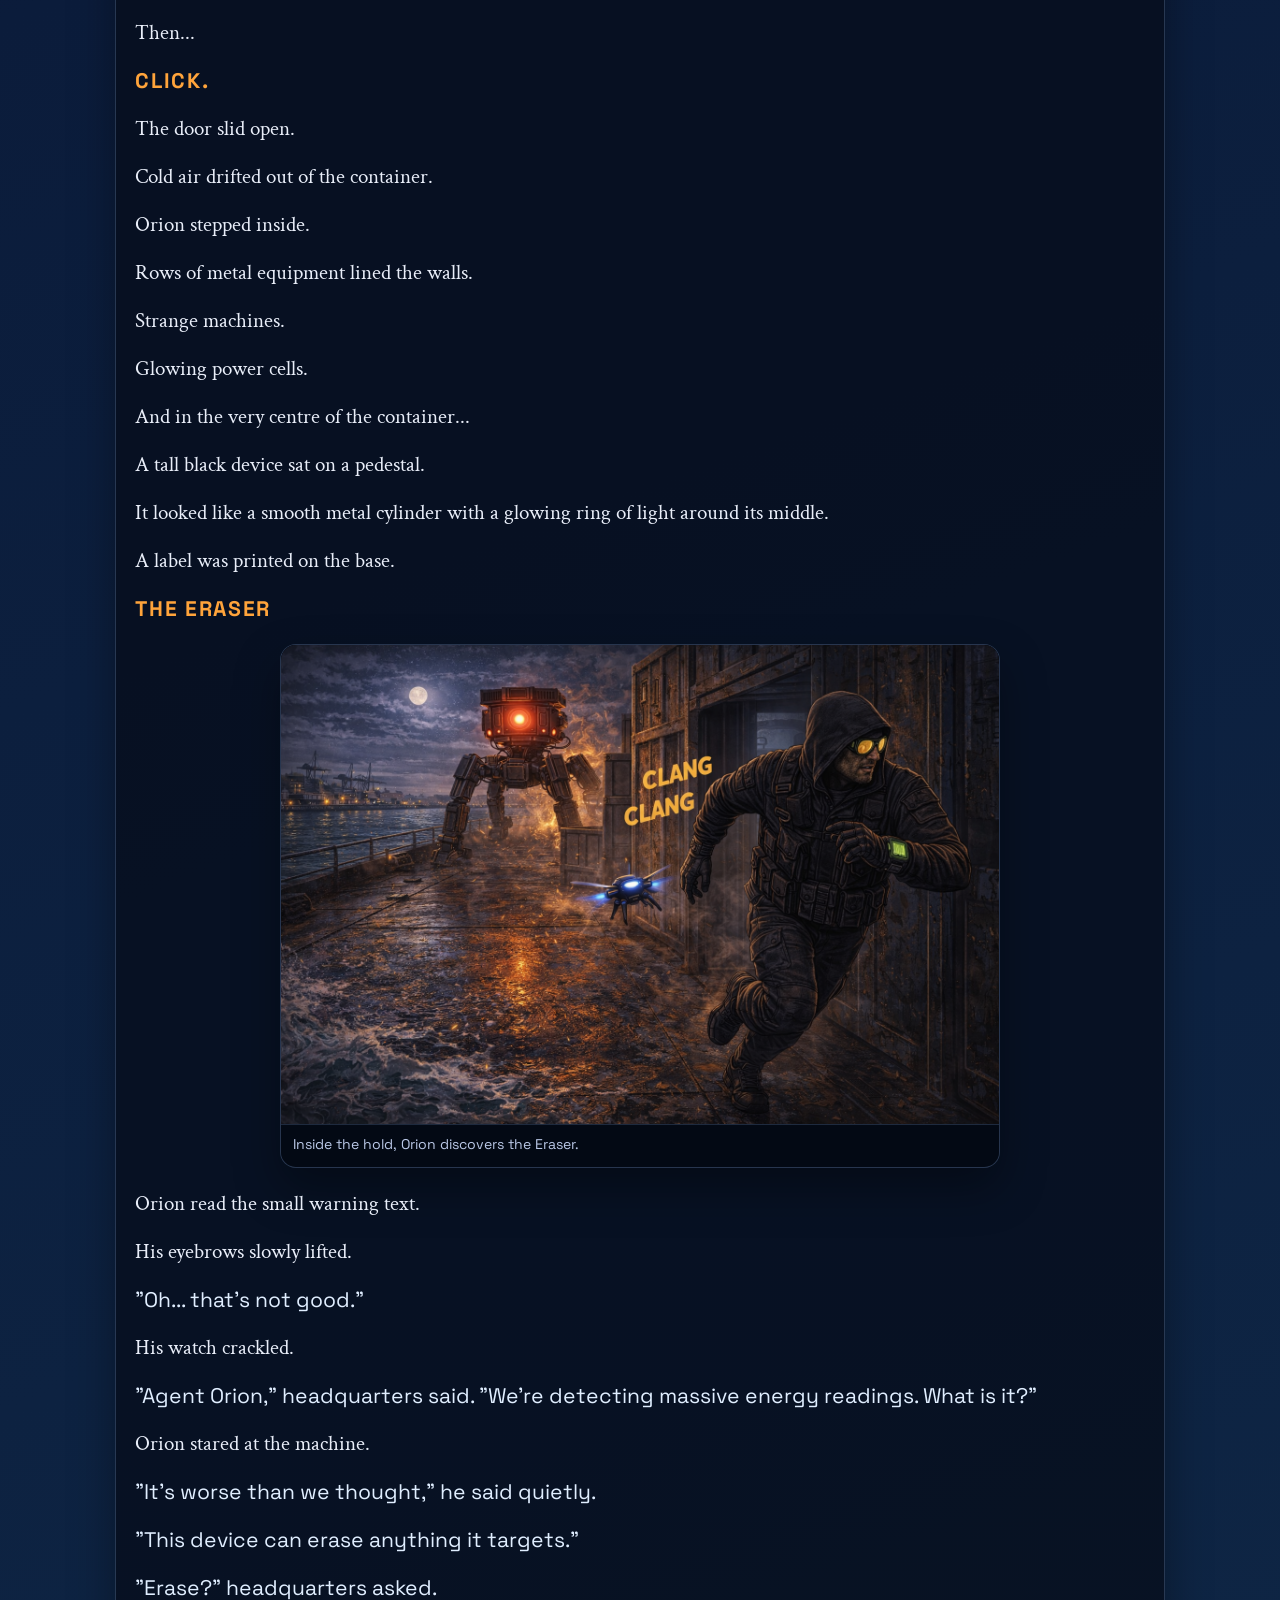
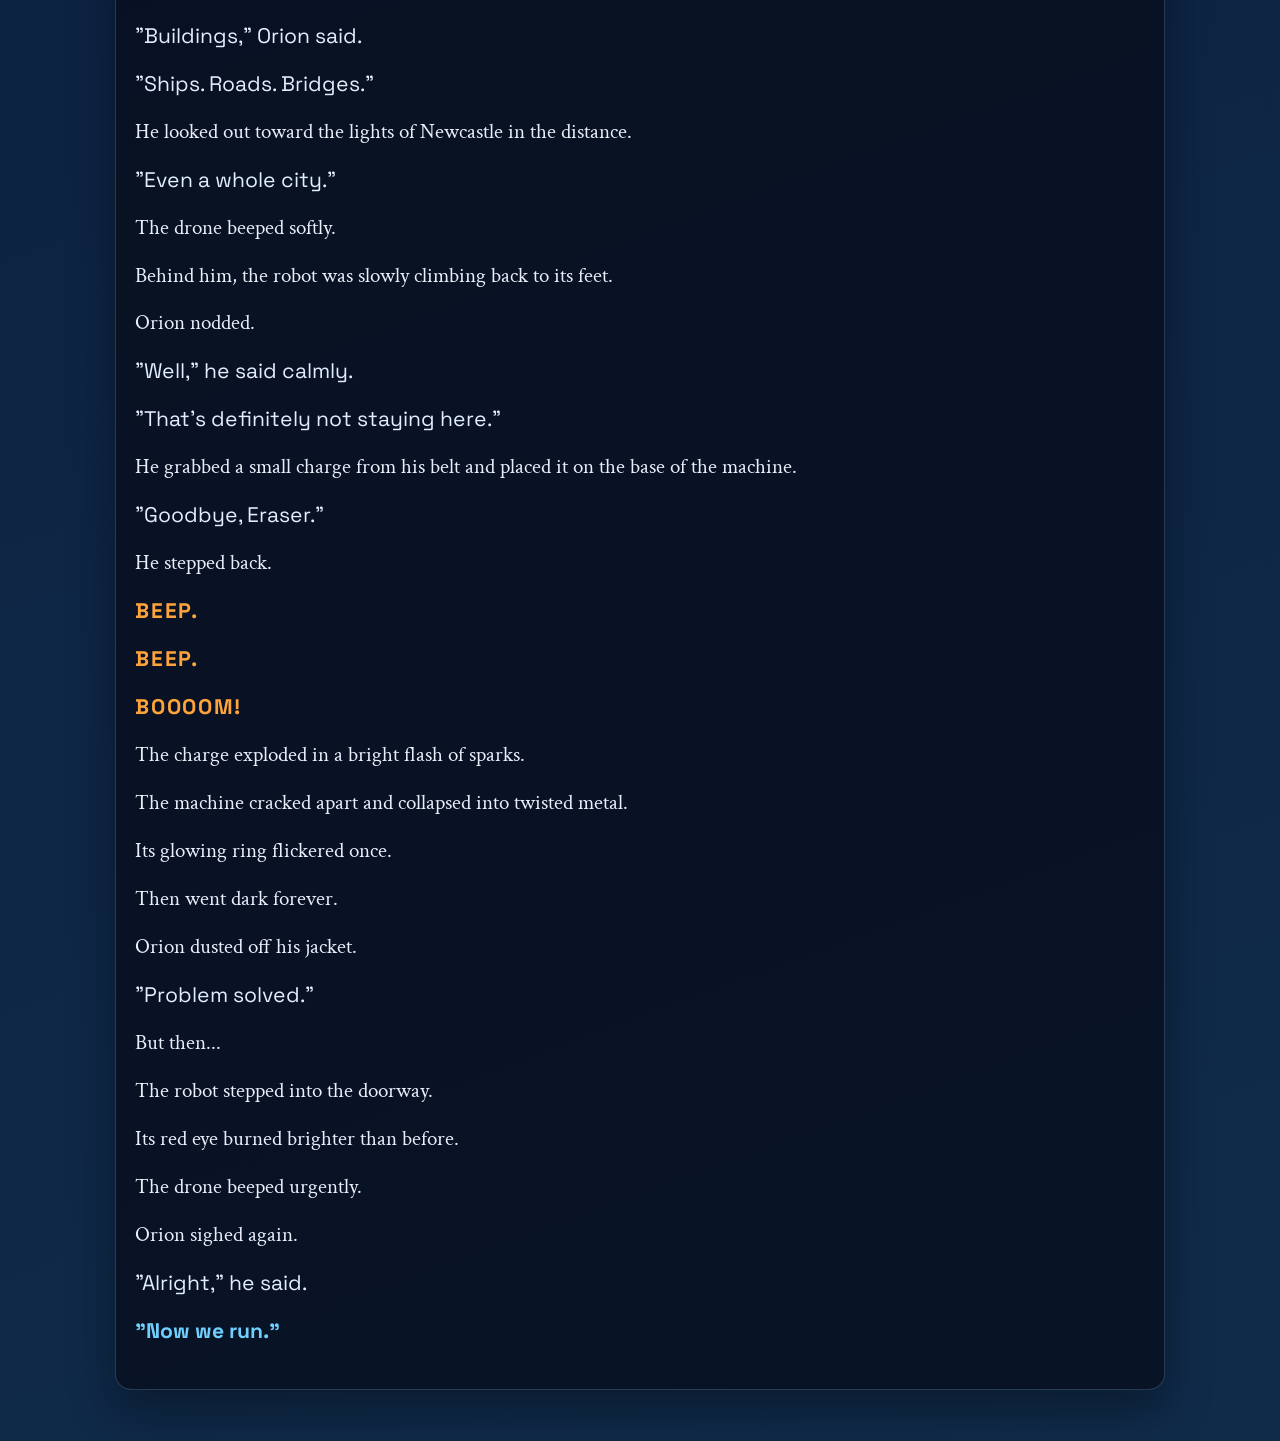
<file: chapter-4.html>
<!doctype html>
<html lang="en">
<head>
  <meta charset="UTF-8" />
  <meta name="viewport" content="width=device-width, initial-scale=1.0" />
  <title>The Newcastle Night Spy | Chapter 4</title>
  <meta name="description" content="Chapter 4 of The Newcastle Night Spy: The Eraser." />
  <link rel="preconnect" href="https://fonts.googleapis.com" />
  <link rel="preconnect" href="https://fonts.gstatic.com" crossorigin />
  <link href="https://fonts.googleapis.com/css2?family=Bebas+Neue&family=Crimson+Text:wght@400;600&family=Space+Grotesk:wght@400;600;700&display=swap" rel="stylesheet" />
  <link rel="stylesheet" href="styles.css" />
</head>
<body>
  <div class="ambient-glow" aria-hidden="true"></div>

  <header class="hero">
    <p class="series-tag">Bedtime Spy Story</p>
    <h1>The Newcastle Night Spy</h1>
    <p class="subtitle">Chapter 4: The Eraser</p>
  </header>

  <main class="story-shell">
    <nav class="chapter-nav" aria-label="Chapter navigation">
      <a class="chapter-link" href="chapter-3.html">Previous Chapter</a>
      <span class="chapter-nav-label">Chapter 4</span>
      <a class="chapter-link" href="chapter-5.html">Next Chapter</a>
    </nav>

    <section class="chapter-images chapter-images-top" aria-label="Chapter 4 artwork">
      <figure class="story-image-frame story-image-natural">
        <img src="images/chapter-4-image-1.jpg" alt="Agent Orion faces the red-eyed robot near the restricted cargo door." loading="eager" />
        <figcaption class="image-caption">The robot corners Orion at the restricted door.</figcaption>
      </figure>
    </section>

    <article class="chapter-text">
      <h2>Chapter 4: The Eraser</h2>

      <p>The robot's red eye glowed brighter.</p>

      <p>Agent Orion stood beside the heavy steel door marked RESTRICTED CARGO.</p>

      <p>The robot took a step toward him.</p>

      <p class="alarm">CLANG.</p>

      <p>Another step.</p>

      <p class="alarm">CLANG.</p>

      <p>The drone beeped nervously.</p>

      <p>Orion sighed.</p>

      <p class="dialogue">"Alright," he said quietly. "You win. Time for the big gadget."</p>

      <p>He reached into his jacket and pulled out a strange device shaped like a small silver boomerang.</p>

      <p class="dialogue-inline">"This," Orion whispered, "is the Pulse Pusher."</p>

      <figure class="story-image-frame inline-story-image story-image-natural">
        <img src="images/chapter-4-image-2.jpg" alt="The Pulse Pusher slams the robot backward across the deck." loading="lazy" />
        <figcaption class="image-caption">One pulse blast buys Orion time to breach the lock.</figcaption>
      </figure>

      <p>The robot lifted its heavy metal leg.</p>

      <p>Its eye flashed.</p>

      <p>Orion pressed a button.</p>

      <p class="alarm">WHOOOMP!</p>

      <p>A powerful wave of invisible force blasted from the gadget.</p>

      <p>The robot staggered backwards.</p>

      <p>Its metal legs scraped across the deck.</p>

      <p class="alarm">SKREEEECH!</p>

      <p>Then...</p>

      <p class="alarm">CLANG!</p>

      <p>It crashed into a stack of containers and fell onto its side.</p>

      <p>The ship shook.</p>

      <p class="dialogue">"Sorry about that," Orion said politely.</p>

      <p class="dialogue-inline">"But I need a minute."</p>

      <p>The robot tried to stand again.</p>

      <p>Its legs twitched.</p>

      <p>But Orion had already turned back to the door.</p>

      <p>He pulled out a small toolkit and connected a thin cable to the glowing puzzle lock.</p>

      <p>Lights blinked.</p>

      <p>Numbers flashed.</p>

      <p>The drone hovered above his shoulder, watching.</p>

      <p class="dialogue">"Almost... almost..." Orion muttered.</p>

      <p>Then...</p>

      <p class="alarm">CLICK.</p>

      <p>The door slid open.</p>

      <p>Cold air drifted out of the container.</p>

      <p>Orion stepped inside.</p>

      <p>Rows of metal equipment lined the walls.</p>

      <p>Strange machines.</p>

      <p>Glowing power cells.</p>

      <p>And in the very centre of the container...</p>

      <p>A tall black device sat on a pedestal.</p>

      <p>It looked like a smooth metal cylinder with a glowing ring of light around its middle.</p>

      <p>A label was printed on the base.</p>

      <p class="alarm">THE ERASER</p>

      <figure class="story-image-frame inline-story-image story-image-natural">
        <img src="images/chapter-4-image-3.jpg" alt="Inside the cargo hold, Orion confronts the Eraser device moments before destruction." loading="lazy" />
        <figcaption class="image-caption">Inside the hold, Orion discovers the Eraser.</figcaption>
      </figure>

      <p>Orion read the small warning text.</p>

      <p>His eyebrows slowly lifted.</p>

      <p class="dialogue-inline">"Oh... that's not good."</p>

      <p>His watch crackled.</p>

      <p class="dialogue">"Agent Orion," headquarters said. "We're detecting massive energy readings. What is it?"</p>

      <p>Orion stared at the machine.</p>

      <p class="dialogue">"It's worse than we thought," he said quietly.</p>

      <p class="dialogue-inline">"This device can erase anything it targets."</p>

      <p class="dialogue">"Erase?" headquarters asked.</p>

      <p class="dialogue">"Buildings," Orion said.</p>

      <p class="dialogue">"Ships. Roads. Bridges."</p>

      <p>He looked out toward the lights of Newcastle in the distance.</p>

      <p class="dialogue-inline">"Even a whole city."</p>

      <p>The drone beeped softly.</p>

      <p>Behind him, the robot was slowly climbing back to its feet.</p>

      <p>Orion nodded.</p>

      <p class="dialogue">"Well," he said calmly.</p>

      <p class="dialogue-inline">"That's definitely not staying here."</p>

      <p>He grabbed a small charge from his belt and placed it on the base of the machine.</p>

      <p class="dialogue-inline">"Goodbye, Eraser."</p>

      <p>He stepped back.</p>

      <p class="alarm">BEEP.</p>

      <p class="alarm">BEEP.</p>

      <p class="alarm">BOOOOM!</p>

      <p>The charge exploded in a bright flash of sparks.</p>

      <p>The machine cracked apart and collapsed into twisted metal.</p>

      <p>Its glowing ring flickered once.</p>

      <p>Then went dark forever.</p>

      <p>Orion dusted off his jacket.</p>

      <p class="dialogue-inline">"Problem solved."</p>

      <p>But then...</p>

      <p>The robot stepped into the doorway.</p>

      <p>Its red eye burned brighter than before.</p>

      <p>The drone beeped urgently.</p>

      <p>Orion sighed again.</p>

      <p class="dialogue">"Alright," he said.</p>

      <p class="cliffhanger">"Now we run."</p>
    </article>
  </main>
</body>
</html>
</file>
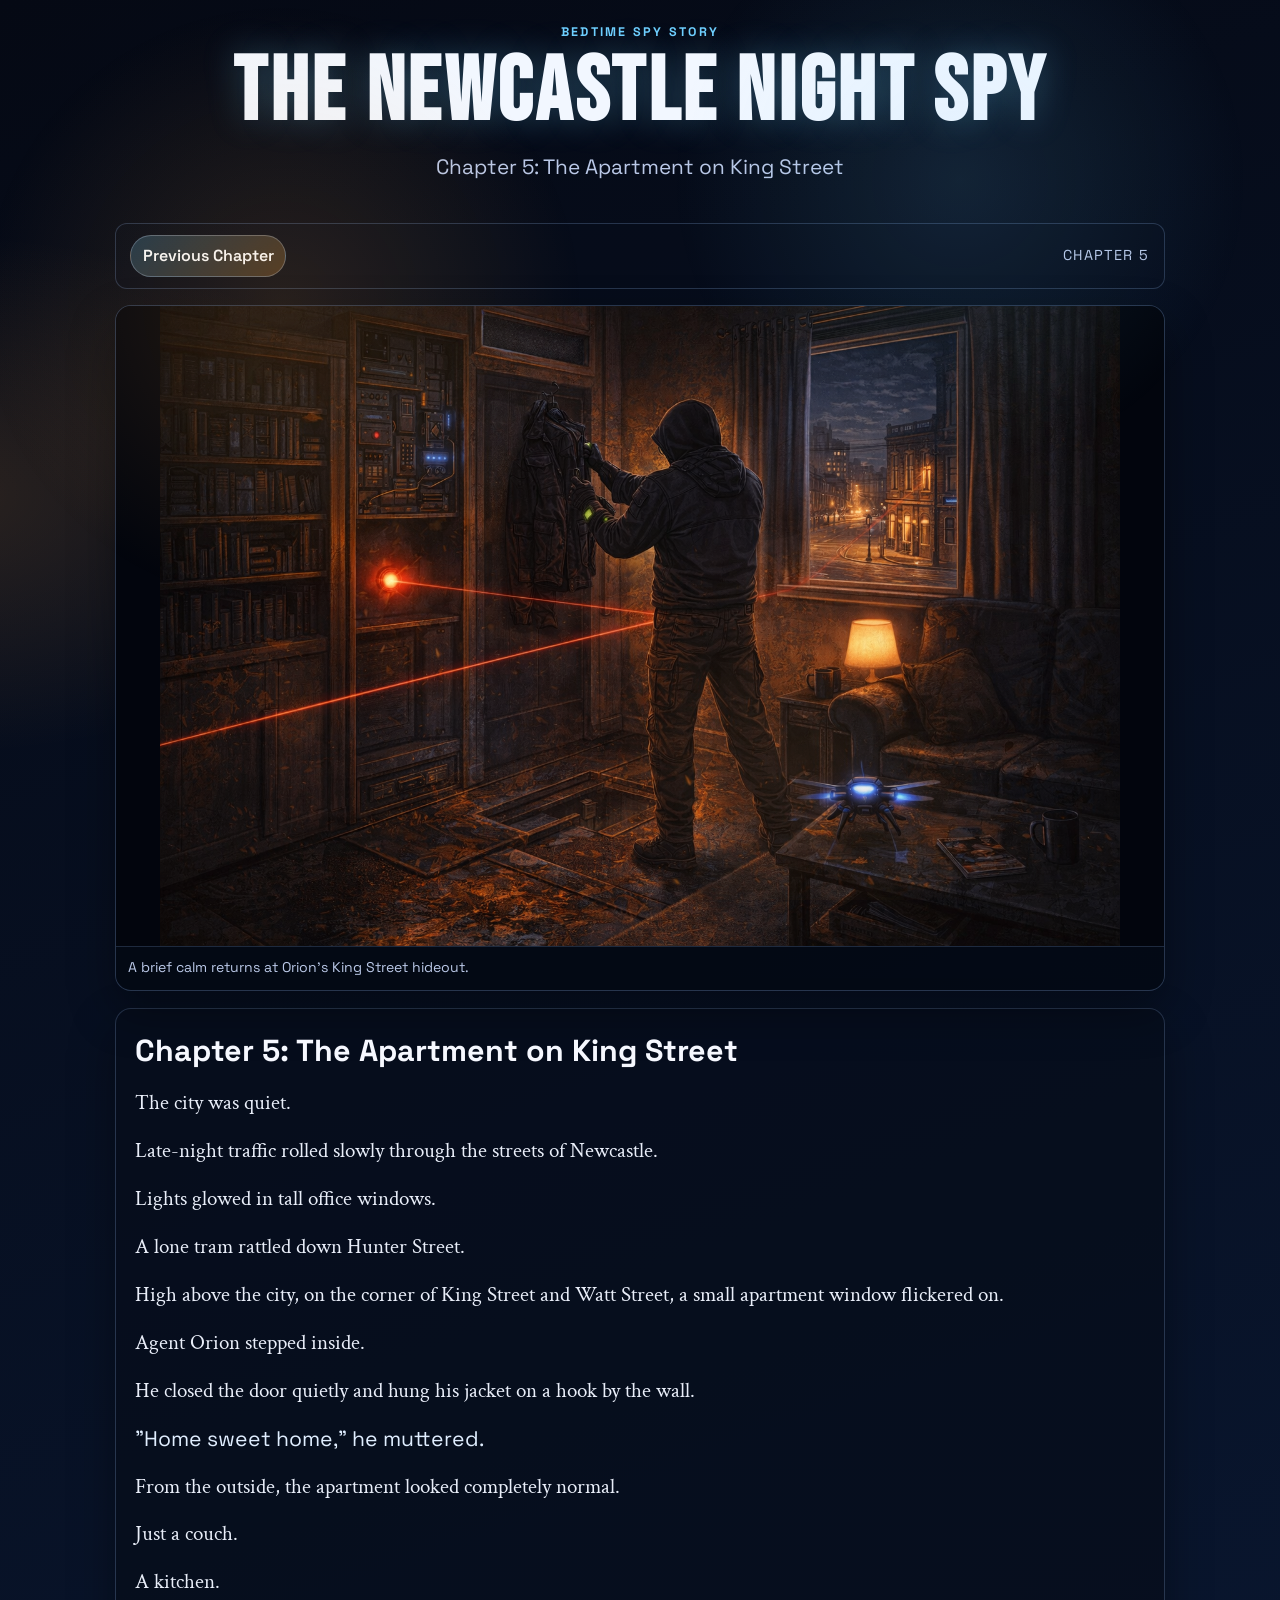
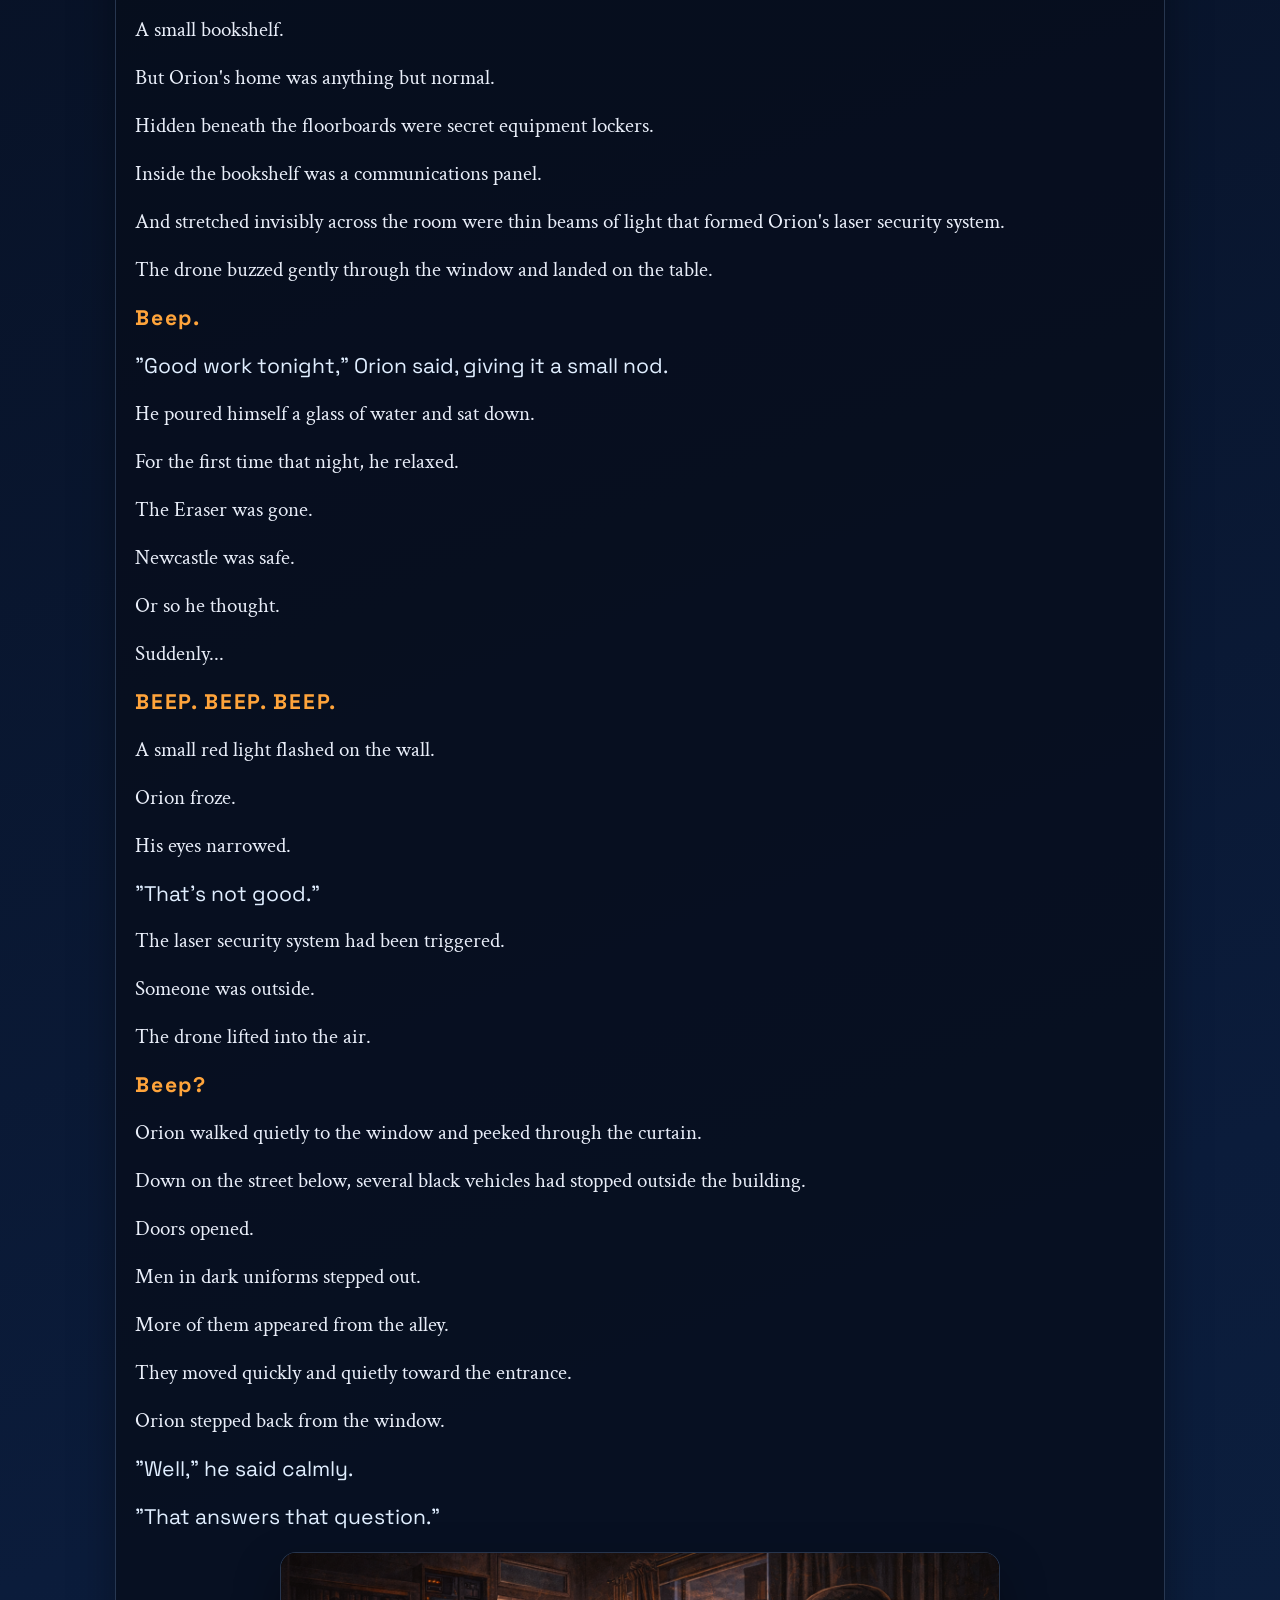
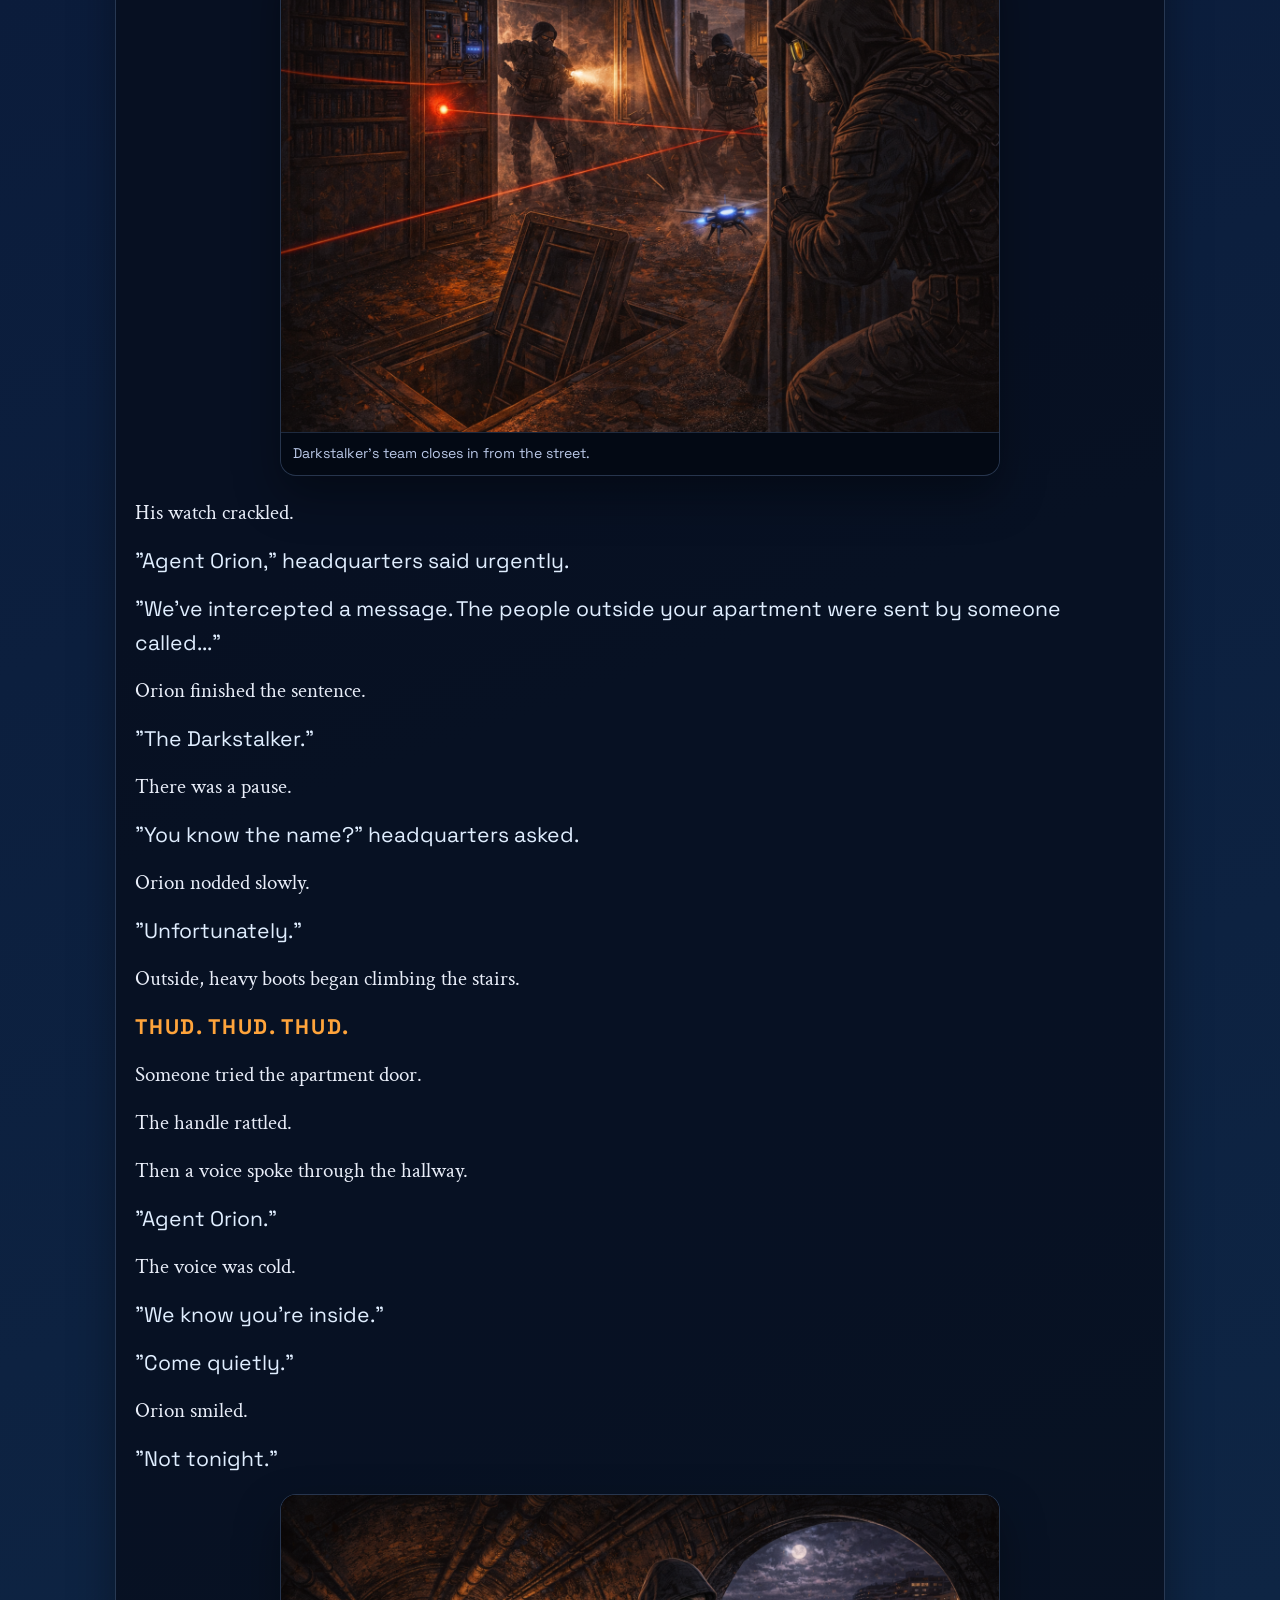
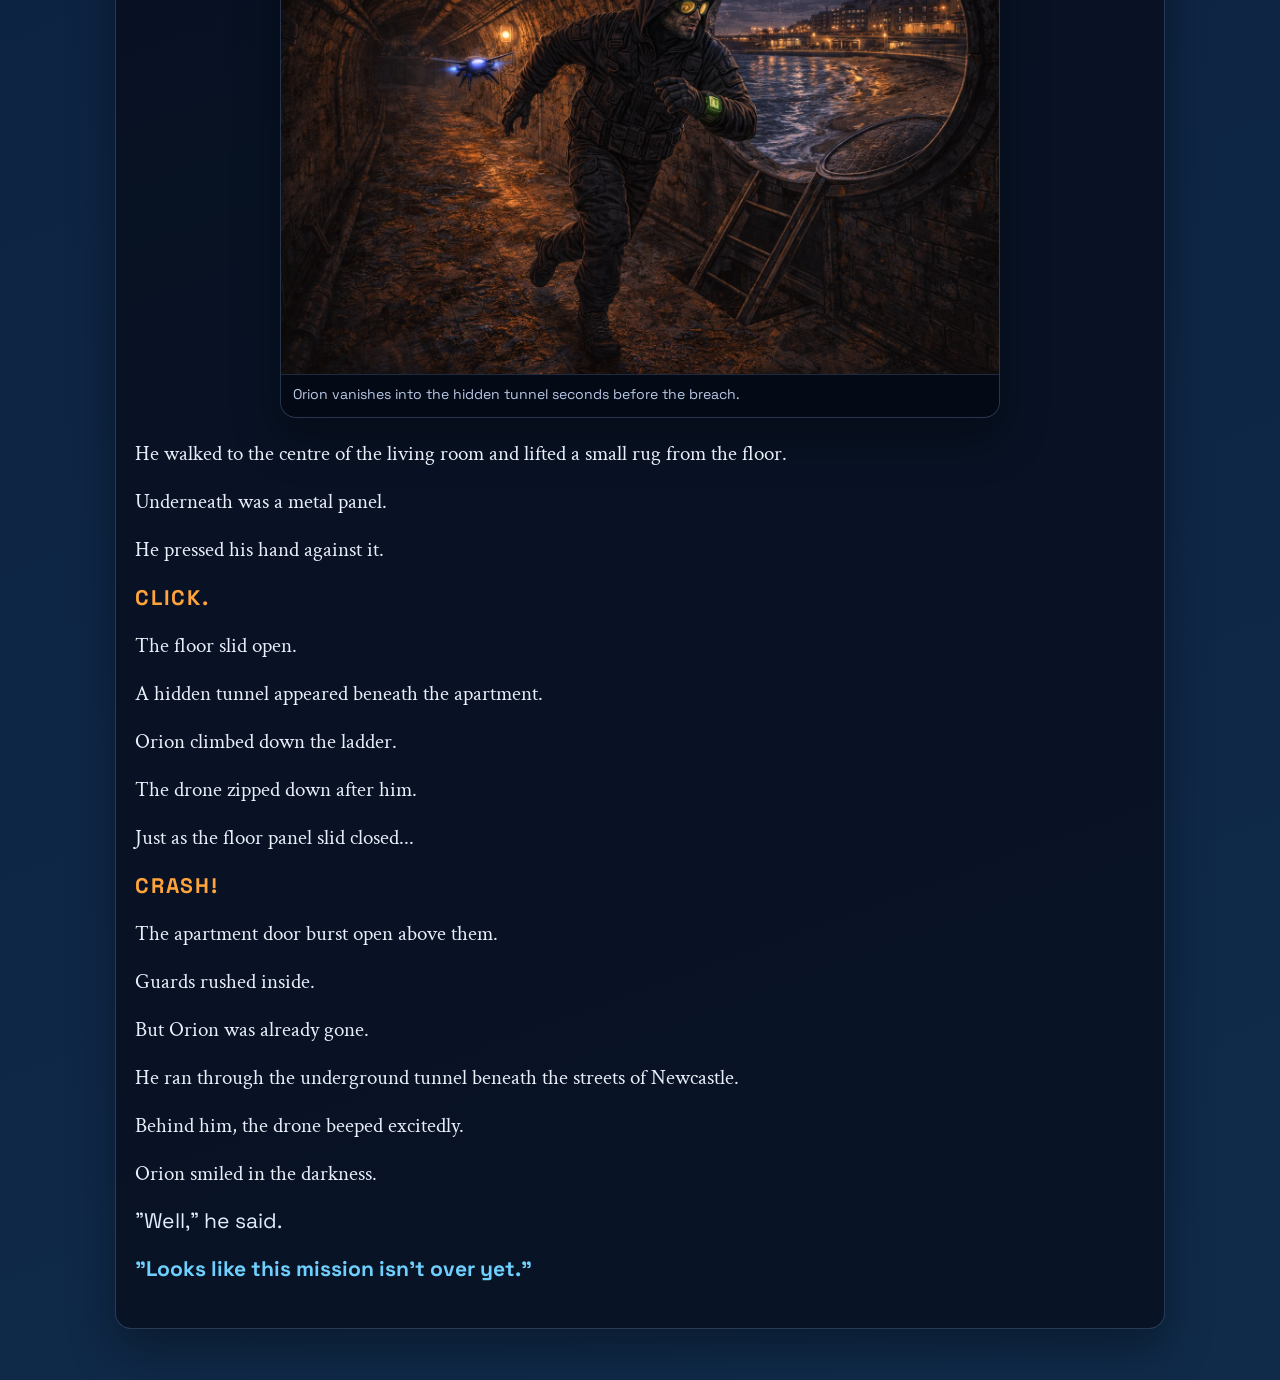
<file: chapter-5.html>
<!doctype html>
<html lang="en">
<head>
  <meta charset="UTF-8" />
  <meta name="viewport" content="width=device-width, initial-scale=1.0" />
  <title>The Newcastle Night Spy | Chapter 5</title>
  <meta name="description" content="Chapter 5 of The Newcastle Night Spy: The Apartment on King Street." />
  <link rel="preconnect" href="https://fonts.googleapis.com" />
  <link rel="preconnect" href="https://fonts.gstatic.com" crossorigin />
  <link href="https://fonts.googleapis.com/css2?family=Bebas+Neue&family=Crimson+Text:wght@400;600&family=Space+Grotesk:wght@400;600;700&display=swap" rel="stylesheet" />
  <link rel="stylesheet" href="styles.css" />
</head>
<body>
  <div class="ambient-glow" aria-hidden="true"></div>

  <header class="hero">
    <p class="series-tag">Bedtime Spy Story</p>
    <h1>The Newcastle Night Spy</h1>
    <p class="subtitle">Chapter 5: The Apartment on King Street</p>
  </header>

  <main class="story-shell">
    <nav class="chapter-nav" aria-label="Chapter navigation">
      <a class="chapter-link" href="chapter-4.html">Previous Chapter</a>
      <span class="chapter-nav-label">Chapter 5</span>
    </nav>

    <section class="chapter-images chapter-images-top" aria-label="Chapter 5 artwork">
      <figure class="story-image-frame story-image-natural">
        <img src="images/chapter-5-image-1.jpg" alt="Agent Orion arrives at his King Street apartment high above Newcastle at night." loading="eager" />
        <figcaption class="image-caption">A brief calm returns at Orion's King Street hideout.</figcaption>
      </figure>
    </section>

    <article class="chapter-text">
      <h2>Chapter 5: The Apartment on King Street</h2>

      <p>The city was quiet.</p>

      <p>Late-night traffic rolled slowly through the streets of Newcastle.</p>

      <p>Lights glowed in tall office windows.</p>

      <p>A lone tram rattled down Hunter Street.</p>

      <p>High above the city, on the corner of King Street and Watt Street, a small apartment window flickered on.</p>

      <p>Agent Orion stepped inside.</p>

      <p>He closed the door quietly and hung his jacket on a hook by the wall.</p>

      <p class="dialogue-inline">"Home sweet home," he muttered.</p>

      <p>From the outside, the apartment looked completely normal.</p>

      <p>Just a couch.</p>

      <p>A kitchen.</p>

      <p>A small bookshelf.</p>

      <p>But Orion's home was anything but normal.</p>

      <p>Hidden beneath the floorboards were secret equipment lockers.</p>

      <p>Inside the bookshelf was a communications panel.</p>

      <p>And stretched invisibly across the room were thin beams of light that formed Orion's laser security system.</p>

      <p>The drone buzzed gently through the window and landed on the table.</p>

      <p class="alarm">Beep.</p>

      <p class="dialogue">"Good work tonight," Orion said, giving it a small nod.</p>

      <p>He poured himself a glass of water and sat down.</p>

      <p>For the first time that night, he relaxed.</p>

      <p>The Eraser was gone.</p>

      <p>Newcastle was safe.</p>

      <p>Or so he thought.</p>

      <p>Suddenly...</p>

      <p class="alarm">BEEP. BEEP. BEEP.</p>

      <p>A small red light flashed on the wall.</p>

      <p>Orion froze.</p>

      <p>His eyes narrowed.</p>

      <p class="dialogue-inline">"That's not good."</p>

      <p>The laser security system had been triggered.</p>

      <p>Someone was outside.</p>

      <p>The drone lifted into the air.</p>

      <p class="alarm">Beep?</p>

      <p>Orion walked quietly to the window and peeked through the curtain.</p>

      <p>Down on the street below, several black vehicles had stopped outside the building.</p>

      <p>Doors opened.</p>

      <p>Men in dark uniforms stepped out.</p>

      <p>More of them appeared from the alley.</p>

      <p>They moved quickly and quietly toward the entrance.</p>

      <p>Orion stepped back from the window.</p>

      <p class="dialogue">"Well," he said calmly.</p>

      <p class="dialogue-inline">"That answers that question."</p>

      <figure class="story-image-frame inline-story-image story-image-natural">
        <img src="images/chapter-5-image-2.jpg" alt="Dark vehicles and armed agents surround Orion's apartment building." loading="lazy" />
        <figcaption class="image-caption">Darkstalker's team closes in from the street.</figcaption>
      </figure>

      <p>His watch crackled.</p>

      <p class="dialogue">"Agent Orion," headquarters said urgently.</p>
      <p class="dialogue">"We've intercepted a message. The people outside your apartment were sent by someone called..."</p>

      <p>Orion finished the sentence.</p>

      <p class="dialogue-inline">"The Darkstalker."</p>

      <p>There was a pause.</p>

      <p class="dialogue">"You know the name?" headquarters asked.</p>

      <p>Orion nodded slowly.</p>

      <p class="dialogue-inline">"Unfortunately."</p>

      <p>Outside, heavy boots began climbing the stairs.</p>

      <p class="alarm">THUD. THUD. THUD.</p>

      <p>Someone tried the apartment door.</p>

      <p>The handle rattled.</p>

      <p>Then a voice spoke through the hallway.</p>

      <p class="dialogue">"Agent Orion."</p>

      <p>The voice was cold.</p>

      <p class="dialogue">"We know you're inside."</p>

      <p class="dialogue-inline">"Come quietly."</p>

      <p>Orion smiled.</p>

      <p class="dialogue-inline">"Not tonight."</p>

      <figure class="story-image-frame inline-story-image story-image-natural">
        <img src="images/chapter-5-image-3.jpg" alt="Orion escapes through a hidden floor hatch as intruders force entry above." loading="lazy" />
        <figcaption class="image-caption">Orion vanishes into the hidden tunnel seconds before the breach.</figcaption>
      </figure>

      <p>He walked to the centre of the living room and lifted a small rug from the floor.</p>

      <p>Underneath was a metal panel.</p>

      <p>He pressed his hand against it.</p>

      <p class="alarm">CLICK.</p>

      <p>The floor slid open.</p>

      <p>A hidden tunnel appeared beneath the apartment.</p>

      <p>Orion climbed down the ladder.</p>

      <p>The drone zipped down after him.</p>

      <p>Just as the floor panel slid closed...</p>

      <p class="alarm">CRASH!</p>

      <p>The apartment door burst open above them.</p>

      <p>Guards rushed inside.</p>

      <p>But Orion was already gone.</p>

      <p>He ran through the underground tunnel beneath the streets of Newcastle.</p>

      <p>Behind him, the drone beeped excitedly.</p>

      <p>Orion smiled in the darkness.</p>

      <p class="dialogue">"Well," he said.</p>

      <p class="cliffhanger">"Looks like this mission isn't over yet."</p>
    </article>
  </main>
</body>
</html>
</file>
<file: styles.css>
:root {
  --bg-night-0: #050914;
  --bg-night-1: #0b1c3b;
  --bg-night-2: #102b4a;
  --text-primary: #e9eef9;
  --text-secondary: #bac8e7;
  --accent-warm: #ffa43b;
  --accent-cool: #6fd0ff;
  --panel: rgba(7, 14, 28, 0.78);
  --panel-border: rgba(154, 194, 255, 0.22);
  --shadow: 0 20px 45px rgba(0, 0, 0, 0.35);
}

* {
  box-sizing: border-box;
}

body {
  margin: 0;
  min-height: 100vh;
  font-family: "Crimson Text", Georgia, serif;
  color: var(--text-primary);
  background:
    radial-gradient(1300px 600px at 82% -10%, rgba(111, 208, 255, 0.2), transparent 55%),
    radial-gradient(900px 500px at -5% 8%, rgba(255, 164, 59, 0.15), transparent 52%),
    linear-gradient(160deg, var(--bg-night-0) 0%, var(--bg-night-1) 48%, var(--bg-night-2) 100%);
  line-height: 1.65;
}

.ambient-glow {
  position: fixed;
  inset: 0;
  pointer-events: none;
  background-image: radial-gradient(circle at 22% 34%, rgba(255, 164, 59, 0.14), transparent 26%),
    radial-gradient(circle at 75% 20%, rgba(111, 208, 255, 0.12), transparent 24%),
    radial-gradient(circle at 63% 85%, rgba(255, 164, 59, 0.07), transparent 20%);
  animation: pulse 12s ease-in-out infinite alternate;
}

.hero {
  padding: 1.4rem 1.2rem 2.4rem;
  text-align: center;
}

.hero-image-shell {
  width: min(1100px, calc(100% - 1.4rem));
  margin: 1rem auto 0;
}

.hero-image-frame img {
  max-height: 72vh;
}

.series-tag {
  margin: 0;
  font-family: "Space Grotesk", sans-serif;
  text-transform: uppercase;
  letter-spacing: 0.18em;
  font-weight: 700;
  color: var(--accent-cool);
  font-size: 0.78rem;
}

h1 {
  margin: 0.5rem 0 0;
  font-family: "Bebas Neue", "Impact", sans-serif;
  letter-spacing: 0.04em;
  font-size: clamp(2.6rem, 8vw, 5.6rem);
  line-height: 0.95;
  color: #f2f7ff;
  text-shadow: 0 0 35px rgba(111, 208, 255, 0.3);
}

.subtitle {
  margin: 0.9rem 0 0;
  font-family: "Space Grotesk", sans-serif;
  color: var(--text-secondary);
  font-size: clamp(1rem, 2.2vw, 1.3rem);
}

.story-shell {
  width: min(1050px, calc(100% - 1.4rem));
  margin: 0 auto 3.2rem;
}

.chapter-nav {
  display: flex;
  justify-content: space-between;
  align-items: center;
  gap: 0.8rem;
  margin-bottom: 1rem;
  padding: 0.7rem 0.9rem;
  border-radius: 12px;
  background: rgba(7, 14, 28, 0.62);
  border: 1px solid var(--panel-border);
}

.chapter-nav-label {
  font-family: "Space Grotesk", sans-serif;
  font-size: 0.9rem;
  text-transform: uppercase;
  letter-spacing: 0.1em;
  color: var(--text-secondary);
}

.chapter-link {
  font-family: "Space Grotesk", sans-serif;
  font-weight: 600;
  text-decoration: none;
  color: #f7fbff;
  background: linear-gradient(135deg, rgba(111, 208, 255, 0.22), rgba(255, 164, 59, 0.24));
  border: 1px solid rgba(200, 225, 255, 0.3);
  padding: 0.42rem 0.72rem;
  border-radius: 999px;
}

.chapter-link:hover {
  filter: brightness(1.08);
}

.chapter-images {
  display: grid;
  grid-template-columns: repeat(2, minmax(0, 1fr));
  gap: 1rem;
  margin-bottom: 1.1rem;
}

.chapter-images-top {
  grid-template-columns: 1fr;
}

.story-image-frame {
  margin: 0;
  background: var(--panel);
  border: 1px solid var(--panel-border);
  border-radius: 16px;
  box-shadow: var(--shadow);
  overflow: hidden;
}

.story-image-frame img {
  width: 100%;
  display: block;
  object-fit: cover;
  aspect-ratio: 3 / 4;
  transition: transform 0.9s ease;
}

.story-image-frame:hover img {
  transform: scale(1.03);
}

.inline-story-image {
  width: min(720px, 100%);
  margin: 1.1rem auto 1.2rem;
}

.story-image-natural img {
  aspect-ratio: auto;
  object-fit: contain;
  max-height: 640px;
  background: rgba(2, 5, 12, 0.9);
}

.image-caption {
  margin: 0;
  padding: 0.55rem 0.75rem 0.65rem;
  font-family: "Space Grotesk", sans-serif;
  font-size: 0.88rem;
  color: var(--text-secondary);
  border-top: 1px solid rgba(154, 194, 255, 0.18);
  background: rgba(3, 8, 16, 0.6);
}

.chapter-text {
  padding: 1.5rem 1.2rem 1.7rem;
  border-radius: 16px;
  background: var(--panel);
  border: 1px solid var(--panel-border);
  box-shadow: var(--shadow);
}

.chapter-text h2 {
  margin: 0 0 1rem;
  font-family: "Space Grotesk", sans-serif;
  font-size: clamp(1.3rem, 4vw, 1.9rem);
  line-height: 1.2;
  color: #f6f8ff;
}

.chapter-text p {
  margin: 0 0 0.82rem;
  font-size: clamp(1.12rem, 2.6vw, 1.32rem);
}

.chapter-text ul {
  margin: 0.2rem 0 0.9rem 1.15rem;
  padding: 0;
}

.chapter-text li {
  margin-bottom: 0.22rem;
  font-size: clamp(1.12rem, 2.6vw, 1.32rem);
}

.dialogue,
.dialogue-inline {
  font-family: "Space Grotesk", sans-serif;
  color: #e0eeff;
}

.alarm {
  font-family: "Space Grotesk", sans-serif;
  font-weight: 700;
  letter-spacing: 0.08em;
  color: var(--accent-warm);
}

.cliffhanger {
  font-family: "Space Grotesk", sans-serif;
  font-weight: 700;
  color: var(--accent-cool);
}

@keyframes pulse {
  from {
    opacity: 0.56;
  }
  to {
    opacity: 0.84;
  }
}

@media (max-width: 840px) {
  .hero {
    padding-top: 1.1rem;
  }

  .chapter-images {
    grid-template-columns: 1fr;
  }

  .inline-story-image {
    width: 100%;
  }

  .story-shell {
    width: min(760px, calc(100% - 1rem));
  }

  .hero-image-shell {
    width: min(760px, calc(100% - 1rem));
    margin-top: 0.8rem;
  }

  .chapter-nav {
    padding: 0.62rem 0.74rem;
  }

  .chapter-link {
    padding: 0.36rem 0.62rem;
    font-size: 0.95rem;
  }
}
</file>
